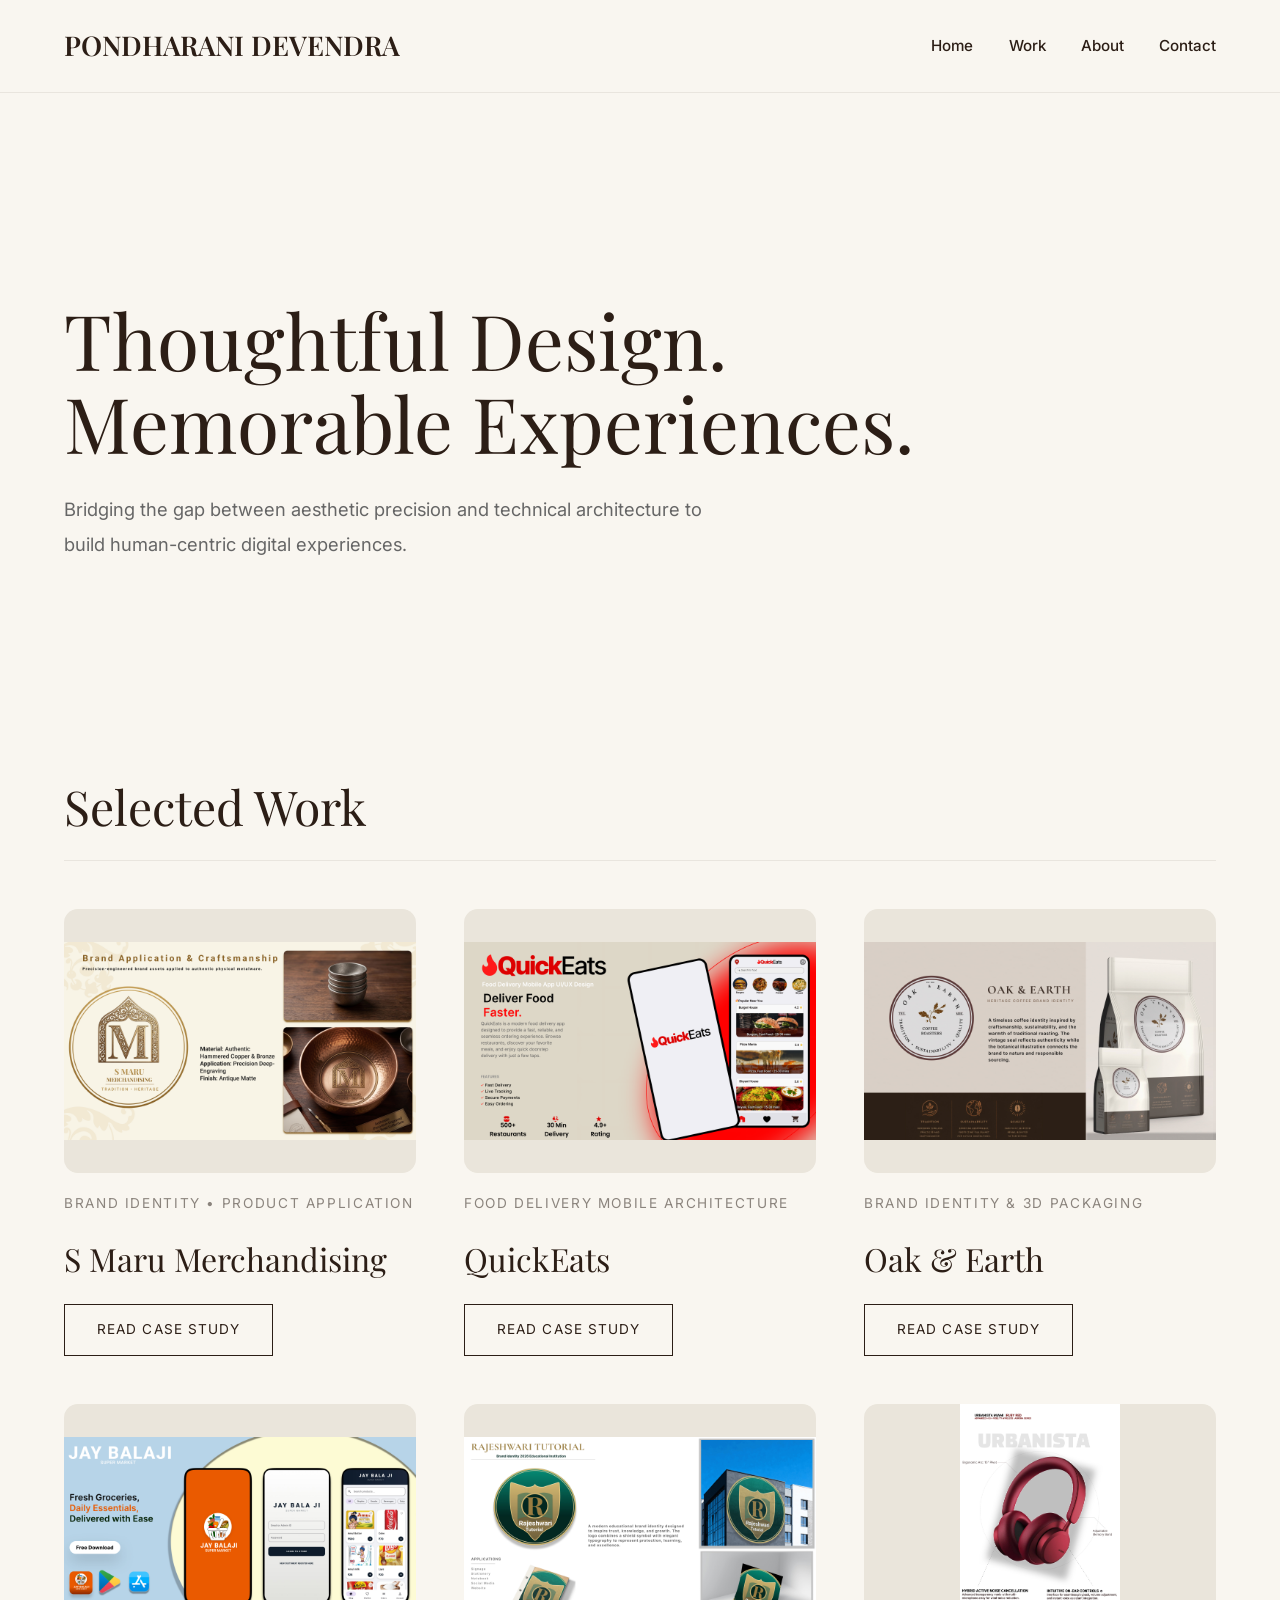
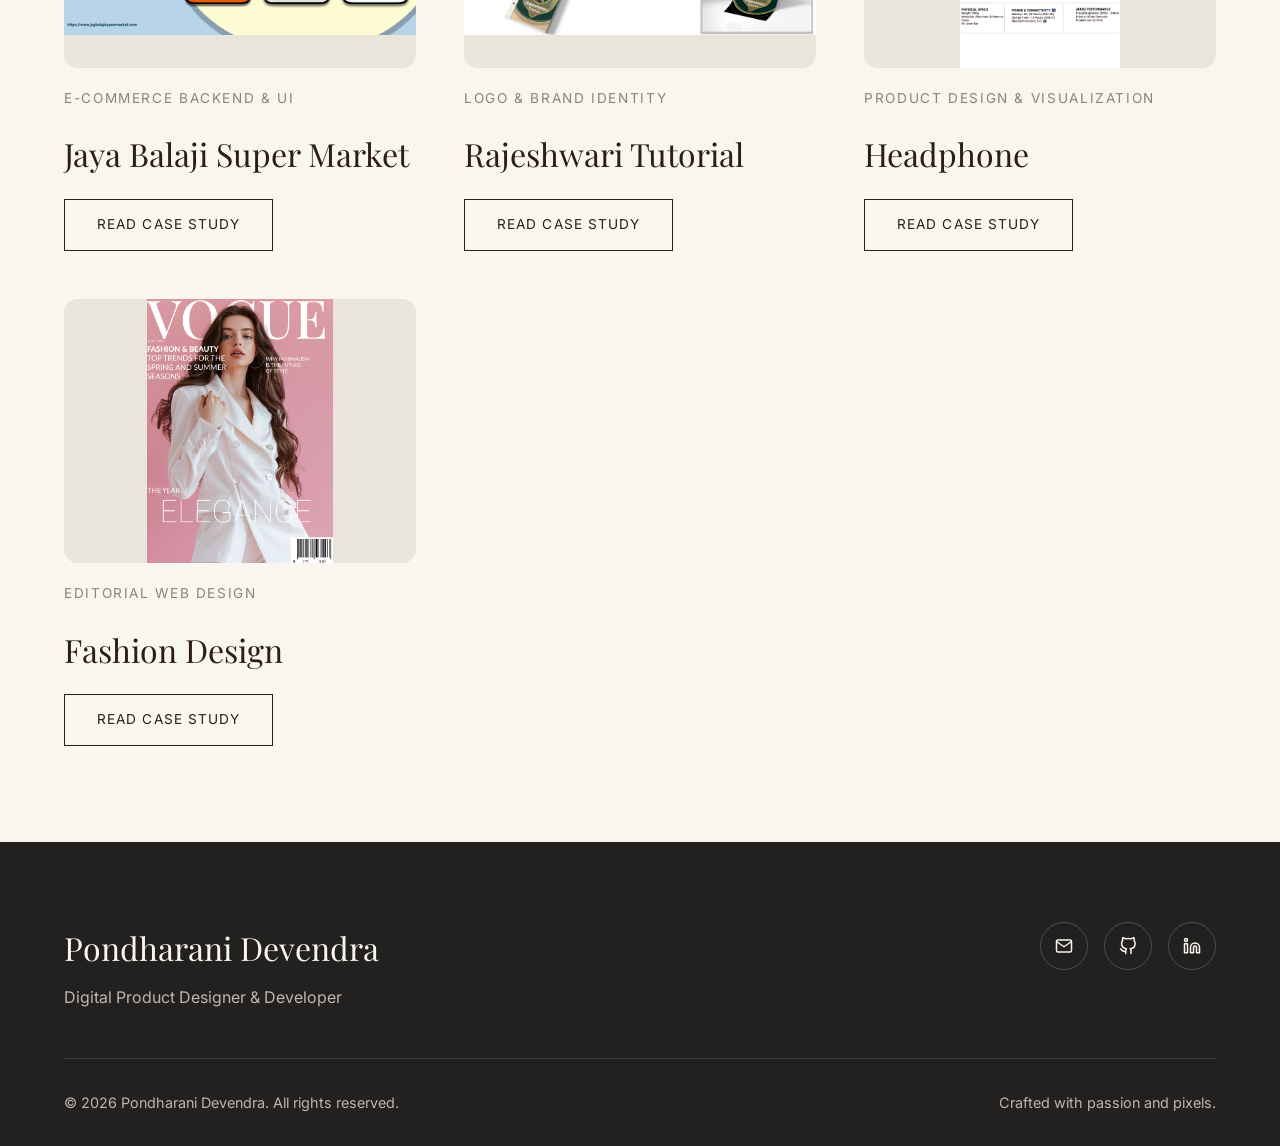
<file: index.html>
<!DOCTYPE html>
<html lang="en">
<head>
    <meta charset="UTF-8">
    <meta name="viewport" content="width=device-width, initial-scale=1.0">
    <title>Digital Product Designer & Developer</title>
    <link rel="preconnect" href="https://fonts.googleapis.com">
    <link rel="preconnect" href="https://fonts.gstatic.com" crossorigin>
    <link href="https://fonts.googleapis.com/css2?family=Inter:wght@300;400;500;600&family=Playfair+Display:wght@400;600;700&display=swap" rel="stylesheet">
    <link rel="stylesheet" href="style.css">
</head>
<body>
    <header>
        <a href="index.html" class="logo">PONDHARANI DEVENDRA</a>
        <nav>
            <ul class="nav-links">
                <li><a href="index.html">Home</a></li>
                <li><a href="index.html#work">Work</a></li>
                <li><a href="about.html">About</a></li>
                <li><a href="contact.html">Contact</a></li>
            </ul>
        </nav>
        <button class="hamburger" aria-label="Toggle Navigation">
            <span class="bar"></span>
            <span class="bar"></span>
            <span class="bar"></span>
        </button>
    </header>

    <main>
        <section class="hero">
            <div class="hero-content">
                <h1>Thoughtful Design.<br> 
                    Memorable Experiences.</h1>
                <p>Bridging the gap between aesthetic precision and technical architecture to build human-centric digital experiences.</p>
            </div>
        </section>

        <section id="work">
            <h2 class="section-title">Selected Work</h2>
            
            <div class="work-grid">
                <article class="card">
                    <div class="card-image-container">
                        <img src="assets/Final.png" alt="S Maru Merchandising">
                    </div>
                    <span class="card-category">Brand Identity • Product Application</span>
                    <h3 class="card-title">S Maru Merchandising</h3>
                    <a href="S_Maru.html" class="btn">Read Case Study</a>
                </article>

                <article class="card">
                    <div class="card-image-container">
                        <img src="assets/quickeats_UI.jpg" alt="QuickEats mockup">
                    </div>
                    <span class="card-category">Food Delivery Mobile Architecture</span>
                    <h3 class="card-title">QuickEats</h3>
                    <a href="quickeats.html" class="btn">Read Case Study</a>
                </article>

                <article class="card">
                    <div class="card-image-container">
                        <img src="assets/coffee log.jpg" alt="Oak & Earth mockup">
                    </div>
                    <span class="card-category">Brand Identity & 3D Packaging</span>
                    <h3 class="card-title">Oak & Earth</h3>
                    <a href="oak-earth.html" class="btn">Read Case Study</a>
                </article>

                <article class="card">
                    <div class="card-image-container">
                        <img src="assets/jaya_balaji.jpg" alt="Jaya Balaji Super Market mockup">
                    </div>
                    <span class="card-category">E-commerce Backend & UI</span>
                    <h3 class="card-title">Jaya Balaji Super Market</h3>
                    <a href="jaya-balaji.html" class="btn">Read Case Study</a>
                </article>

                <article class="card">
                    <div class="card-image-container">
                        <img src="assets/raje_tutorial.jpg" alt="Rajeshwari Tutorial logo">
                    </div>
                    <span class="card-category">Logo & Brand Identity</span>
                    <h3 class="card-title">Rajeshwari Tutorial</h3>
                    <a href="rajeshwari-tutorial.html" class="btn">Read Case Study</a>
                </article>

                <article class="card">
                    <div class="card-image-container">
                        <img src="assets/urbanista_poster_2.jpg" alt="Headphone project mockup">
                    </div>
                    <span class="card-category">Product Design & Visualization</span>
                    <h3 class="card-title">Headphone</h3>
                    <a href="headphone.html" class="btn">Read Case Study</a>
                </article>

                <article class="card">
                    <div class="card-image-container">
                        <img src="assets/vogue_cover_2.jpg" alt="Fashion Design mockup">
                    </div>
                    <span class="card-category">Editorial Web Design</span>
                    <h3 class="card-title">Fashion Design</h3>
                    <a href="fashion-design.html" class="btn">Read Case Study</a>
                </article>
            </div>
        </section>
    </main>

    <footer class="dark-footer">
        <div class="footer-top">
            <div class="footer-brand">
                <h2>Pondharani Devendra</h2>
                <p>Digital Product Designer & Developer</p>
            </div>
            
            <div class="footer-socials">
                <a href="mailto:pondharani.devendra22@gmail.com" class="social-circle">
                    <svg width="18" height="18" viewBox="0 0 24 24" fill="none" stroke="currentColor" stroke-width="2" stroke-linecap="round" stroke-linejoin="round"><path d="M4 4h16c1.1 0 2 .9 2 2v12c0 1.1-.9 2-2 2H4c-1.1 0-2-.9-2-2V6c0-1.1.9-2 2-2z"></path><polyline points="22,6 12,13 2,6"></polyline></svg>
                </a>
                <a href="https://github.com/Dharani-dev22" target="_blank" class="social-circle">
                    <svg width="18" height="18" viewBox="0 0 24 24" fill="none" stroke="currentColor" stroke-width="2" stroke-linecap="round" stroke-linejoin="round"><path d="M9 19c-5 1.5-5-2.5-7-3m14 6v-3.87a3.37 3.37 0 0 0-.94-2.61c3.14-.35 6.44-1.54 6.44-7A5.44 5.44 0 0 0 20 4.77 5.07 5.07 0 0 0 19.91 1S18.73.65 16 2.48a13.38 13.38 0 0 0-7 0C6.27.65 5.09 1 5.09 1A5.07 5.07 0 0 0 5 4.77a5.44 5.44 0 0 0-1.5 3.78c0 5.42 3.3 6.61 6.44 7A3.37 3.37 0 0 0 9 18.13V22"></path></svg>
                </a>
                <a href="https://www.linkedin.com/in/pondharani-devendra-a809b339b/" target="_blank" class="social-circle">
                    <svg width="18" height="18" viewBox="0 0 24 24" fill="none" stroke="currentColor" stroke-width="2" stroke-linecap="round" stroke-linejoin="round"><path d="M16 8a6 6 0 0 1 6 6v7h-4v-7a2 2 0 0 0-2-2 2 2 0 0 0-2 2v7h-4v-7a6 6 0 0 1 6-6z"></path><rect x="2" y="9" width="4" height="12"></rect><circle cx="4" cy="4" r="2"></circle></svg>
                </a>
            </div>
        </div>

        <div class="footer-bottom">
            <p>&copy; 2026 Pondharani Devendra. All rights reserved.</p>
            <p>Crafted with passion and pixels.</p>
        </div>
    </footer>

    <script src="main.js"></script>
</body>
</html>
</file>
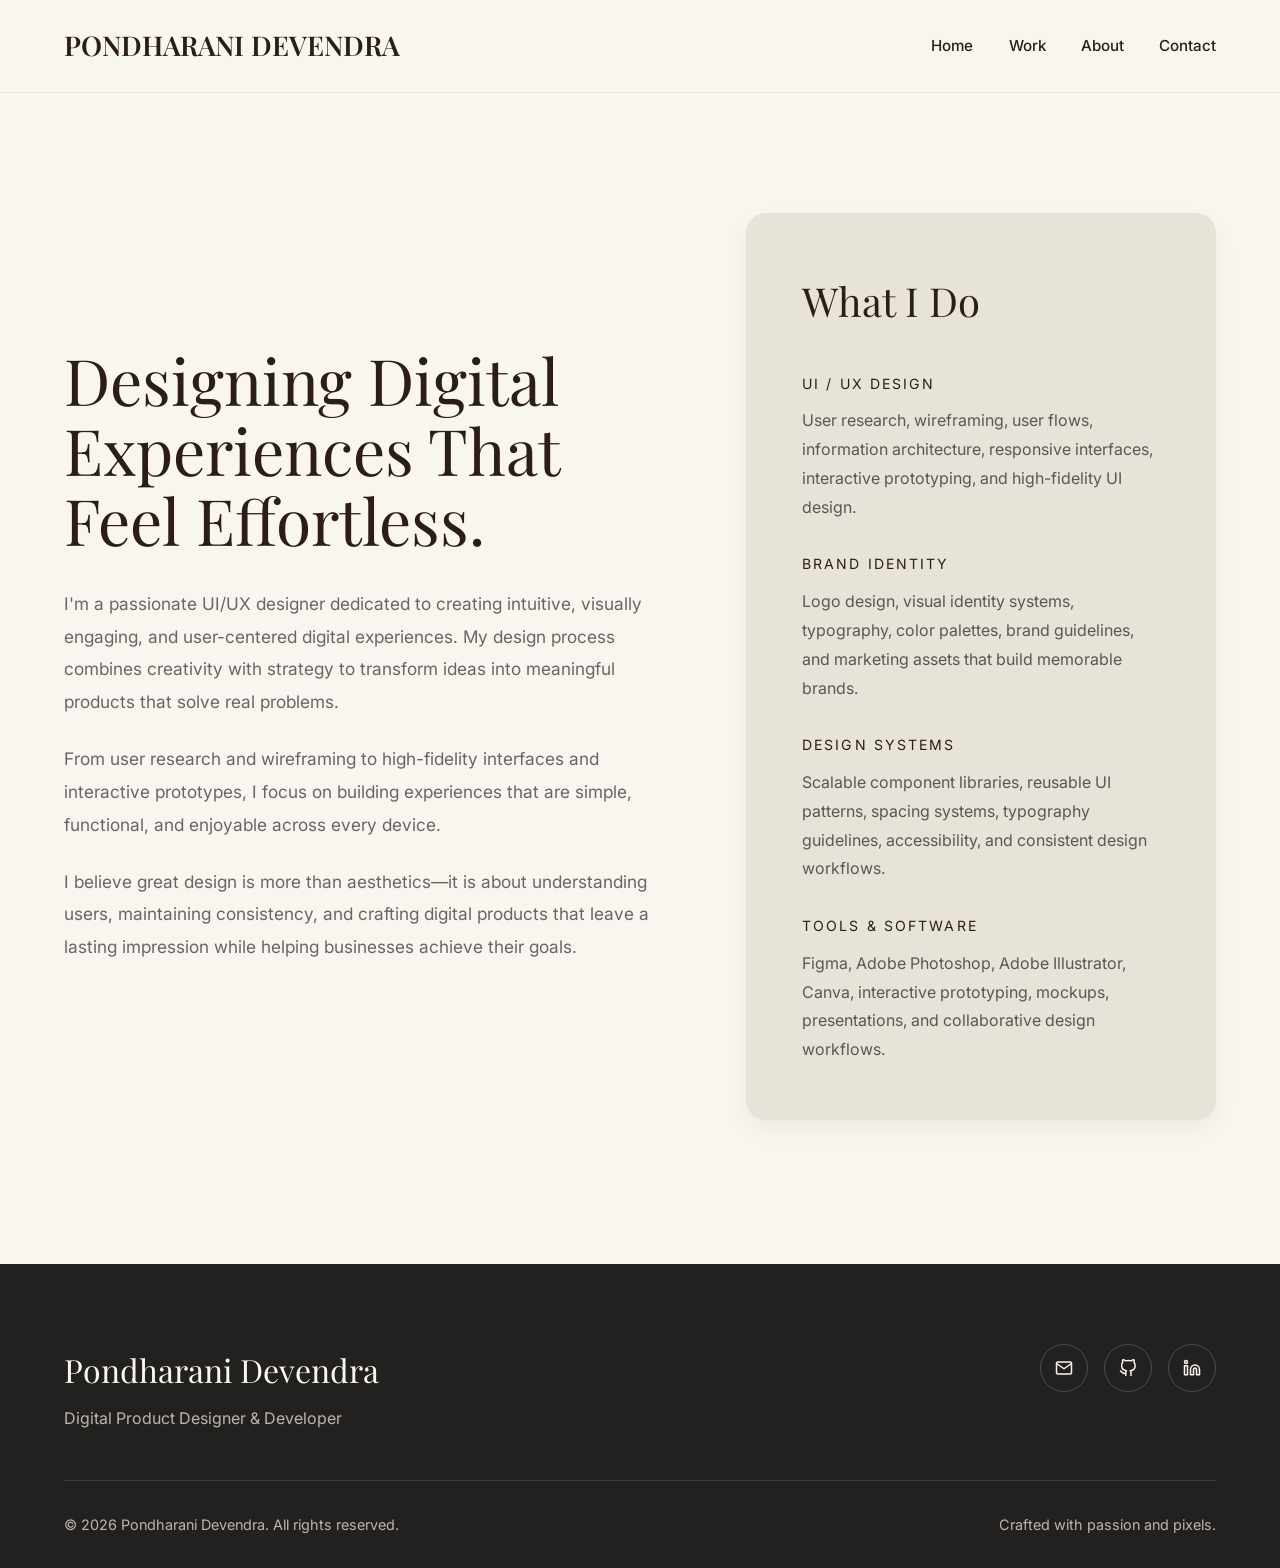
<file: about.html>
<!DOCTYPE html>
<html lang="en">
<head>
    <meta charset="UTF-8">
    <meta name="viewport" content="width=device-width, initial-scale=1.0">
    <title>About - Portfolio</title>

    <link rel="preconnect" href="https://fonts.googleapis.com">
    <link rel="preconnect" href="https://fonts.gstatic.com" crossorigin>

    <link href="https://fonts.googleapis.com/css2?family=Inter:wght@300;400;500;600&family=Playfair+Display:wght@500;600;700&display=swap" rel="stylesheet">

    <link rel="stylesheet" href="style.css">
</head>

<body>

    <nav class="navbar">

        <a href="index.html" class="logo">
            PONDHARANI DEVENDRA
        </a>

        <ul class="nav-links">
            <li><a href="index.html">Home</a></li>
            <li><a href="index.html#work">Work</a></li>
            <li><a href="about.html">About</a></li>
            <li><a href="contact.html">Contact</a></li>
        </ul>

        <button class="hamburger">
            <span class="bar"></span>
            <span class="bar"></span>
            <span class="bar"></span>
        </button>

    </nav>

    <main class="split-layout">

        <!-- LEFT SIDE -->

        <section class="split-text">

            <h1>
                Designing Digital Experiences That Feel Effortless.
            </h1>

            <p>
                I'm a passionate UI/UX designer dedicated to creating intuitive,
                visually engaging, and user-centered digital experiences. My
                design process combines creativity with strategy to transform
                ideas into meaningful products that solve real problems.
            </p>

            <p>
                From user research and wireframing to high-fidelity interfaces
                and interactive prototypes, I focus on building experiences
                that are simple, functional, and enjoyable across every device.
            </p>

            <p>
                I believe great design is more than aesthetics—it is about
                understanding users, maintaining consistency, and crafting
                digital products that leave a lasting impression while helping
                businesses achieve their goals.
            </p>

        </section>

        <!-- RIGHT SIDE -->

        <aside class="expertise-section">

            <h2>What I Do</h2>

            <section>

                <h3>UI / UX Design</h3>

                <p>
                    User research, wireframing, user flows, information
                    architecture, responsive interfaces, interactive
                    prototyping, and high-fidelity UI design.
                </p>

            </section>

            <section>

                <h3>Brand Identity</h3>

                <p>
                    Logo design, visual identity systems, typography,
                    color palettes, brand guidelines, and marketing
                    assets that build memorable brands.
                </p>

            </section>

            <section>

                <h3>Design Systems</h3>

                <p>
                    Scalable component libraries, reusable UI patterns,
                    spacing systems, typography guidelines, accessibility,
                    and consistent design workflows.
                </p>

            </section>

            <section>

                <h3>Tools & Software</h3>

                <p>
                    Figma, Adobe Photoshop, Adobe Illustrator,
                    Canva, interactive prototyping, mockups,
                    presentations, and collaborative design workflows.
                </p>

            </section>

        </aside>

    </main>

    <footer class="dark-footer">

        <div class="footer-top">

            <div class="footer-brand">
                <h2>Pondharani Devendra</h2>
                <p>Digital Product Designer & Developer</p>
            </div>

            <div class="footer-socials">

                <a href="mailto:pondharani.devendra22@gmail.com" class="social-circle">

                    <svg width="18" height="18" viewBox="0 0 24 24" fill="none"
                        stroke="currentColor" stroke-width="2"
                        stroke-linecap="round" stroke-linejoin="round">

                        <path d="M4 4h16c1.1 0 2 .9 2 2v12c0 1.1-.9 2-2 2H4c-1.1 0-2-.9-2-2V6c0-1.1.9-2 2-2z"></path>
                        <polyline points="22,6 12,13 2,6"></polyline>

                    </svg>

                </a>

                <a href="https://github.com/Dharani-dev22" target="_blank" class="social-circle">

                    <svg width="18" height="18" viewBox="0 0 24 24" fill="none"
                        stroke="currentColor" stroke-width="2"
                        stroke-linecap="round" stroke-linejoin="round">

                        <path d="M9 19c-5 1.5-5-2.5-7-3m14 6v-3.87a3.37 3.37 0 0 0-.94-2.61c3.14-.35 6.44-1.54 6.44-7A5.44 5.44 0 0 0 20 4.77 5.07 5.07 0 0 0 19.91 1S18.73.65 16 2.48a13.38 13.38 0 0 0-7 0C6.27.65 5.09 1 5.09 1A5.07 5.07 0 0 0 5 4.77a5.44 5.44 0 0 0-1.5 3.78c0 5.42 3.3 6.61 6.44 7A3.37 3.37 0 0 0 9 18.13V22"></path>

                    </svg>

                </a>

                <a href="https://www.linkedin.com/in/pondharani-devendra-a809b339b/" target="_blank" class="social-circle">

                    <svg width="18" height="18" viewBox="0 0 24 24" fill="none"
                        stroke="currentColor" stroke-width="2"
                        stroke-linecap="round" stroke-linejoin="round">

                        <path d="M16 8a6 6 0 0 1 6 6v7h-4v-7a2 2 0 0 0-2-2 2 2 0 0 0-2 2v7h-4v-7a6 6 0 0 1 6-6z"></path>
                        <rect x="2" y="9" width="4" height="12"></rect>
                        <circle cx="4" cy="4" r="2"></circle>

                    </svg>

                </a>

            </div>

        </div>

        <div class="footer-bottom">
            <p>&copy; 2026 Pondharani Devendra. All rights reserved.</p>
            <p>Crafted with passion and pixels.</p>
        </div>

    </footer>

    <div id="lightbox" class="lightbox">
        <span class="close-btn">&times;</span>
        <img class="lightbox-content" id="lightbox-img">
    </div>

    <script src="main.js"></script>

</body>
</html>
</file>
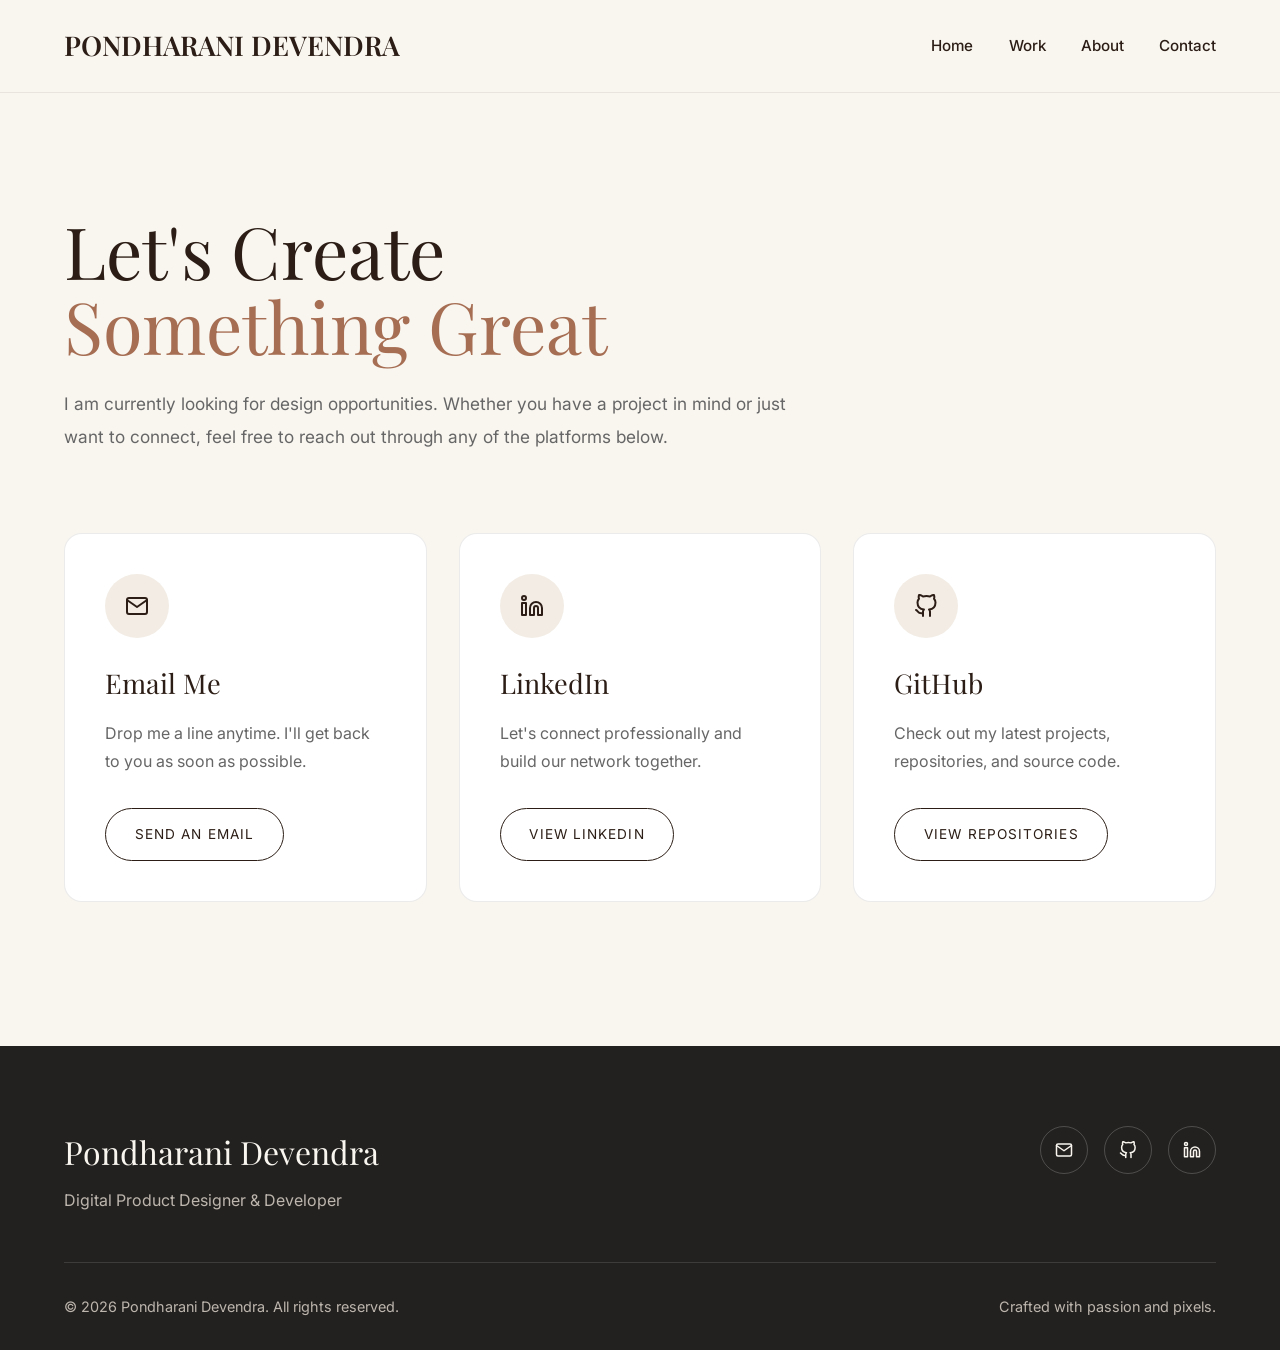
<file: contact.html>
<!DOCTYPE html>
<html lang="en">
<head>
    <meta charset="UTF-8">
    <meta name="viewport" content="width=device-width, initial-scale=1.0">
    <title>Contact - Portfolio</title>
    <link rel="preconnect" href="https://fonts.googleapis.com">
    <link rel="preconnect" href="https://fonts.gstatic.com" crossorigin>
    <link href="https://fonts.googleapis.com/css2?family=Inter:wght@300;400;600&family=Playfair+Display:wght@400;600;700&display=swap" rel="stylesheet">
    <link rel="stylesheet" href="style.css">
</head>
<body>
    <header>
        <a href="index.html" class="logo">PONDHARANI DEVENDRA</a>
        <nav>
            <ul>
                <li><a href="index.html">Home</a></li>
                <li><a href="index.html#work">Work</a></li>
                <li><a href="about.html">About</a></li>
                <li><a href="contact.html">Contact</a></li>
            </ul>
        </nav>
        <button class="hamburger">
            <span></span>
            <span></span>
            <span></span>
        </button>
    </header>

    <main class="contact-section">
        <div class="contact-header">
            <h1>Let's Create<br><span class="accent-text">Something Great</span></h1>
            <p>I am currently looking for design opportunities. Whether you have a project in mind or just want to connect, feel free to reach out through any of the platforms below.</p>
        </div>

        <div class="contact-cards">
            <div class="card-item">
                <div class="icon-wrapper">
                    <svg width="24" height="24" viewBox="0 0 24 24" fill="none" stroke="currentColor" stroke-width="2" stroke-linecap="round" stroke-linejoin="round">
                        <path d="M4 4h16c1.1 0 2 .9 2 2v12c0 1.1-.9 2-2 2H4c-1.1 0-2-.9-2-2V6c0-1.1.9-2 2-2z"></path>
                        <polyline points="22,6 12,13 2,6"></polyline>
                    </svg>
                </div>
                <h3>Email Me</h3>
                <p>Drop me a line anytime. I'll get back to you as soon as possible.</p>
                <a href="mailto:pondharani.devendra22@gmail.com" class="btn-pill">Send an Email</a>
            </div>

            <div class="card-item">
                <div class="icon-wrapper">
                
                    <svg width="24" height="24" viewBox="0 0 24 24" fill="none" stroke="currentColor" stroke-width="2" stroke-linecap="round" stroke-linejoin="round">
                        <path d="M16 8a6 6 0 0 1 6 6v7h-4v-7a2 2 0 0 0-2-2 2 2 0 0 0-2 2v7h-4v-7a6 6 0 0 1 6-6z"></path>
                        <rect x="2" y="9" width="4" height="12"></rect>
                        <circle cx="4" cy="4" r="2"></circle>
                    </svg>
                </div>
                <h3>LinkedIn</h3>
                <p>Let's connect professionally and build our network together.</p>
                <a href="https://www.linkedin.com/in/pondharani-devendra-a809b339b/" target="_blank" class="btn-pill"> View LinkedIn</a>
            </div>

            <div class="card-item">
                <div class="icon-wrapper">
                    <svg width="24" height="24" viewBox="0 0 24 24" fill="none" stroke="currentColor" stroke-width="2" stroke-linecap="round" stroke-linejoin="round">
                        <path d="M9 19c-5 1.5-5-2.5-7-3m14 6v-3.87a3.37 3.37 0 0 0-.94-2.61c3.14-.35 6.44-1.54 6.44-7A5.44 5.44 0 0 0 20 4.77 5.07 5.07 0 0 0 19.91 1S18.73.65 16 2.48a13.38 13.38 0 0 0-7 0C6.27.65 5.09 1 5.09 1A5.07 5.07 0 0 0 5 4.77a5.44 5.44 0 0 0-1.5 3.78c0 5.42 3.3 6.61 6.44 7A3.37 3.37 0 0 0 9 18.13V22"></path>
                    </svg>
                </div>
                <h3>GitHub</h3>
                <p>Check out my latest projects, repositories, and source code.</p>
                <a href="https://github.com/Dharani-dev22" target="_blank" class="btn-pill">View Repositories</a>
            </div>
        </div>
    </main>

     <footer class="dark-footer">
        <div class="footer-top">
            <div class="footer-brand">
                <h2>Pondharani Devendra</h2>
                <p>Digital Product Designer & Developer</p>
            </div>
            <div class="footer-socials">
                <a href="mailto:pondharani.devendra22@gmail.com" class="social-circle">
                    <svg width="18" height="18" viewBox="0 0 24 24" fill="none" stroke="currentColor" stroke-width="2" stroke-linecap="round" stroke-linejoin="round"><path d="M4 4h16c1.1 0 2 .9 2 2v12c0 1.1-.9 2-2 2H4c-1.1 0-2-.9-2-2V6c0-1.1.9-2 2-2z"></path><polyline points="22,6 12,13 2,6"></polyline></svg>
                </a>
                <a href="https://github.com/Dharani-dev22" target="_blank" class="social-circle">
                    <svg width="18" height="18" viewBox="0 0 24 24" fill="none" stroke="currentColor" stroke-width="2" stroke-linecap="round" stroke-linejoin="round"><path d="M9 19c-5 1.5-5-2.5-7-3m14 6v-3.87a3.37 3.37 0 0 0-.94-2.61c3.14-.35 6.44-1.54 6.44-7A5.44 5.44 0 0 0 20 4.77 5.07 5.07 0 0 0 19.91 1S18.73.65 16 2.48a13.38 13.38 0 0 0-7 0C6.27.65 5.09 1 5.09 1A5.07 5.07 0 0 0 5 4.77a5.44 5.44 0 0 0-1.5 3.78c0 5.42 3.3 6.61 6.44 7A3.37 3.37 0 0 0 9 18.13V22"></path></svg>
                </a>
                <a href="https://www.linkedin.com/in/pondharani-devendra-a809b339b/" target="_blank" class="social-circle">
                    <svg width="18" height="18" viewBox="0 0 24 24" fill="none" stroke="currentColor" stroke-width="2" stroke-linecap="round" stroke-linejoin="round"><path d="M16 8a6 6 0 0 1 6 6v7h-4v-7a2 2 0 0 0-2-2 2 2 0 0 0-2 2v7h-4v-7a6 6 0 0 1 6-6z"></path><rect x="2" y="9" width="4" height="12"></rect><circle cx="4" cy="4" r="2"></circle></svg>
                </a>
            </div>
        </div>
        <div class="footer-bottom">
            <p>&copy; 2026 Pondharani Devendra. All rights reserved.</p>
            <p>Crafted with passion and pixels.</p>
        </div>
    </footer>

    <div id="lightbox" class="lightbox">
        <span class="close-btn">&times;</span>
        <img class="lightbox-content" id="lightbox-img">
    </div>

    <script src="main.js"></script>
</body>
</html>
</file>
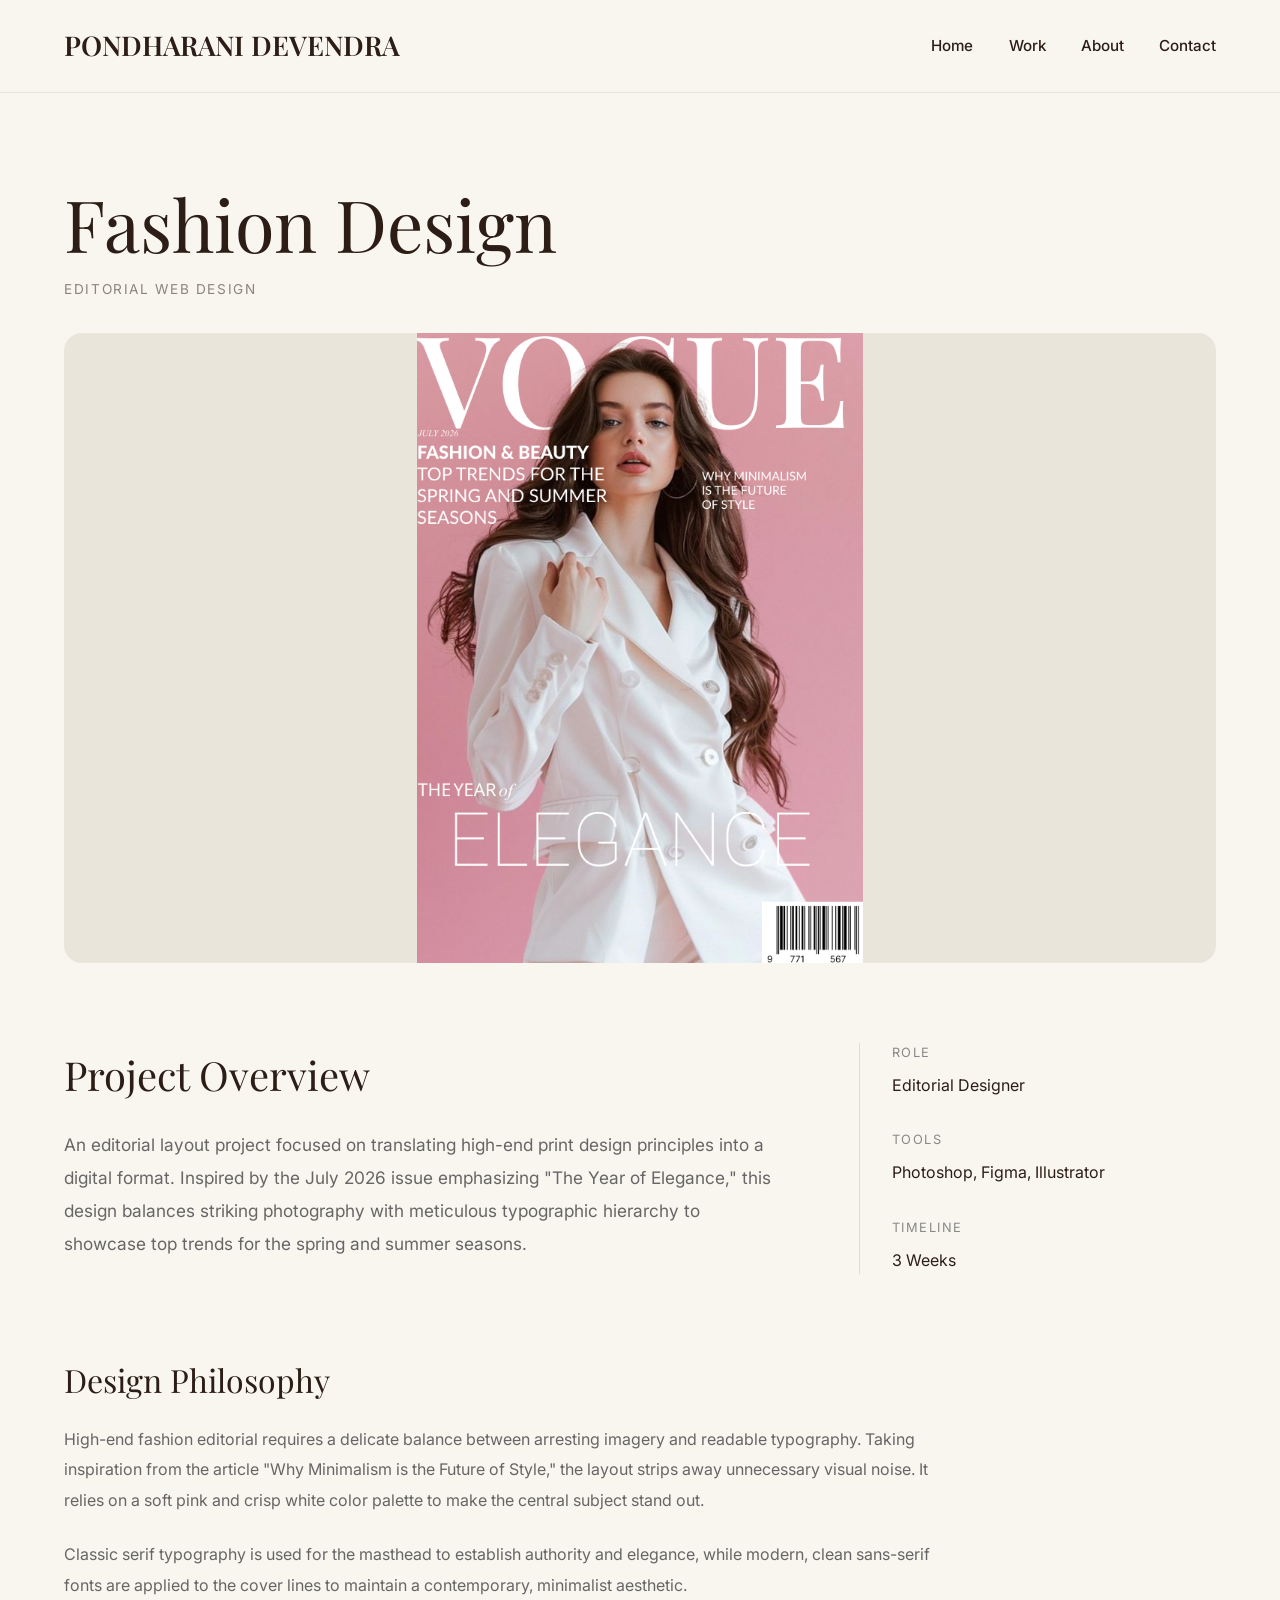
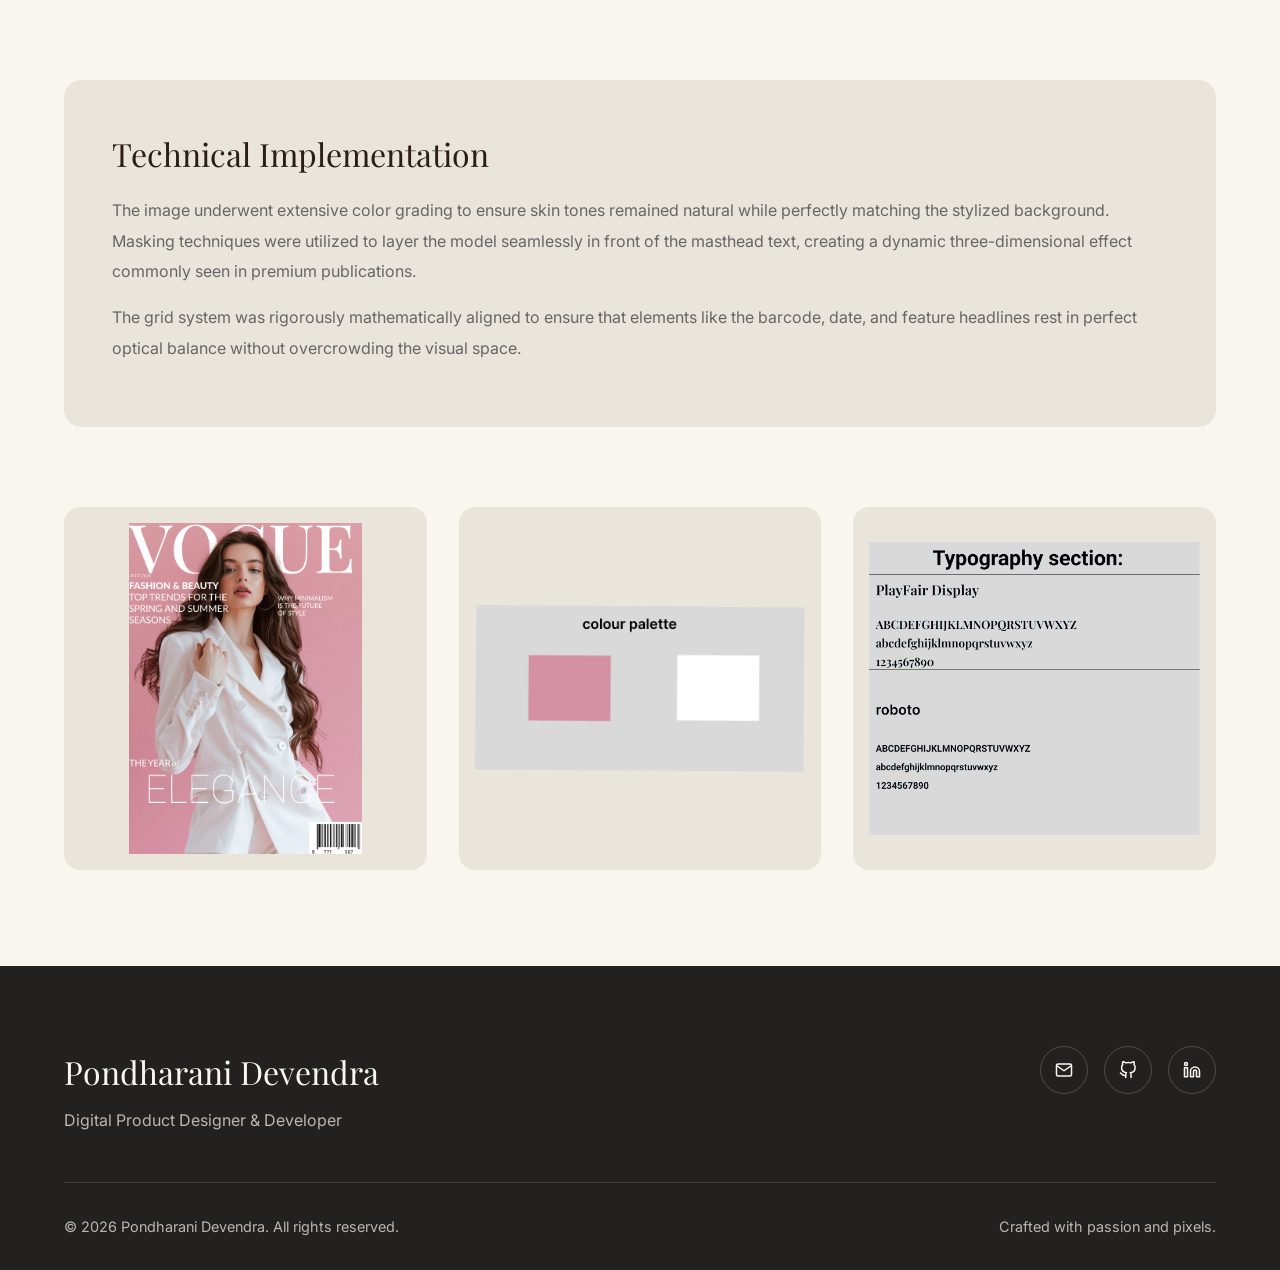
<file: fashion-design.html>
<!DOCTYPE html>
<html lang="en">
<head>
    <meta charset="UTF-8">
    <meta name="viewport" content="width=device-width, initial-scale=1.0">
    <title>Fashion Design - Portfolio</title>
    <link rel="preconnect" href="https://fonts.googleapis.com">
    <link rel="preconnect" href="https://fonts.gstatic.com" crossorigin>
    <link href="https://fonts.googleapis.com/css2?family=Inter:wght@300;400;600&family=Playfair+Display:wght@400;600;700&display=swap" rel="stylesheet">
    <link rel="stylesheet" href="style.css">
</head>
<body>
    <header>
        <a href="index.html" class="logo">PONDHARANI DEVENDRA</a>
        <nav>
            <ul class="nav-links">
                <li><a href="index.html">Home</a></li>
                <li><a href="index.html#work">Work</a></li>
                <li><a href="about.html">About</a></li>
                <li><a href="contact.html">Contact</a></li>
            </ul>
        </nav>
        <button class="hamburger" aria-label="Toggle Navigation">
            <span class="bar"></span>
            <span class="bar"></span>
            <span class="bar"></span>
        </button>
    </header>

    <main>
        <div class="case-header">
            <h1>Fashion Design</h1>
            <p class="tag">Editorial Web Design</p>
        </div>

        <div class="editorial-hero">
            <img src="assets/vogue_cover_2.jpg" alt="Vogue Magazine Editorial Cover">
        </div>

        <section class="split-overview">
            <div class="overview-context">
                <h2>Project Overview</h2>
                <p>An editorial layout project focused on translating high-end print design principles into a digital format. Inspired by the July 2026 issue emphasizing "The Year of Elegance," this design balances striking photography with meticulous typographic hierarchy to showcase top trends for the spring and summer seasons.</p>
            </div>
            <div class="overview-details">
                <div class="detail-block">
                    <h4>Role</h4>
                    <p>Editorial Designer</p>
                </div>
                <div class="detail-block">
                    <h4>Tools</h4>
                    <p>Photoshop, Figma, Illustrator</p>
                </div>
                <div class="detail-block">
                    <h4>Timeline</h4>
                    <p>3 Weeks</p>
                </div>
            </div>
        </section>

        <section class="text-section">
            <h3>Design Philosophy</h3>
            <p>High-end fashion editorial requires a delicate balance between arresting imagery and readable typography. Taking inspiration from the article "Why Minimalism is the Future of Style," the layout strips away unnecessary visual noise. It relies on a soft pink and crisp white color palette to make the central subject stand out.</p>
            <p>Classic serif typography is used for the masthead to establish authority and elegance, while modern, clean sans-serif fonts are applied to the cover lines to maintain a contemporary, minimalist aesthetic.</p>
        </section>

        <section class="technical-section">
            <h3>Technical Implementation</h3>
            <p>The image underwent extensive color grading to ensure skin tones remained natural while perfectly matching the stylized background. Masking techniques were utilized to layer the model seamlessly in front of the masthead text, creating a dynamic three-dimensional effect commonly seen in premium publications.</p>
            <p>The grid system was rigorously mathematically aligned to ensure that elements like the barcode, date, and feature headlines rest in perfect optical balance without overcrowding the visual space.</p>
        </section>

        <section class="process-grid">
            <div class="process-item">
                <img src="assets/vogue_cover_2.jpg" alt="Typography Scale">
            </div>
            <div class="process-item">
                <img src="assets/Fashion_colour_palette.png" alt="Color Grading">
            </div>
            <div class="process-item">
                <img src="assets/Fashion_typo.png" alt="Grid Alignment">
            </div>
        </section>
    </main>

     <footer class="dark-footer">
        <div class="footer-top">
            <div class="footer-brand">
                <h2>Pondharani Devendra</h2>
                <p>Digital Product Designer & Developer</p>
            </div>
            <div class="footer-socials">
                <a href="mailto:pondharani.devendra22@gmail.com" class="social-circle">
                    <svg width="18" height="18" viewBox="0 0 24 24" fill="none" stroke="currentColor" stroke-width="2" stroke-linecap="round" stroke-linejoin="round"><path d="M4 4h16c1.1 0 2 .9 2 2v12c0 1.1-.9 2-2 2H4c-1.1 0-2-.9-2-2V6c0-1.1.9-2 2-2z"></path><polyline points="22,6 12,13 2,6"></polyline></svg>
                </a>
                <a href="https://github.com/Dharani-dev22" target="_blank" class="social-circle">
                    <svg width="18" height="18" viewBox="0 0 24 24" fill="none" stroke="currentColor" stroke-width="2" stroke-linecap="round" stroke-linejoin="round"><path d="M9 19c-5 1.5-5-2.5-7-3m14 6v-3.87a3.37 3.37 0 0 0-.94-2.61c3.14-.35 6.44-1.54 6.44-7A5.44 5.44 0 0 0 20 4.77 5.07 5.07 0 0 0 19.91 1S18.73.65 16 2.48a13.38 13.38 0 0 0-7 0C6.27.65 5.09 1 5.09 1A5.07 5.07 0 0 0 5 4.77a5.44 5.44 0 0 0-1.5 3.78c0 5.42 3.3 6.61 6.44 7A3.37 3.37 0 0 0 9 18.13V22"></path></svg>
                </a>
                <a href="https://www.linkedin.com/in/pondharani-devendra-a809b339b/" target="_blank" class="social-circle">
                    <svg width="18" height="18" viewBox="0 0 24 24" fill="none" stroke="currentColor" stroke-width="2" stroke-linecap="round" stroke-linejoin="round"><path d="M16 8a6 6 0 0 1 6 6v7h-4v-7a2 2 0 0 0-2-2 2 2 0 0 0-2 2v7h-4v-7a6 6 0 0 1 6-6z"></path><rect x="2" y="9" width="4" height="12"></rect><circle cx="4" cy="4" r="2"></circle></svg>
                </a>
            </div>
        </div>
        <div class="footer-bottom">
            <p>&copy; 2026 Pondharani Devendra. All rights reserved.</p>
            <p>Crafted with passion and pixels.</p>
        </div>
    </footer>

    <div id="lightbox" class="lightbox">
        <span class="close-btn">&times;</span>
        <img class="lightbox-content" id="lightbox-img">
    </div>

    <script src="main.js"></script>
</body>
</html>
</file>
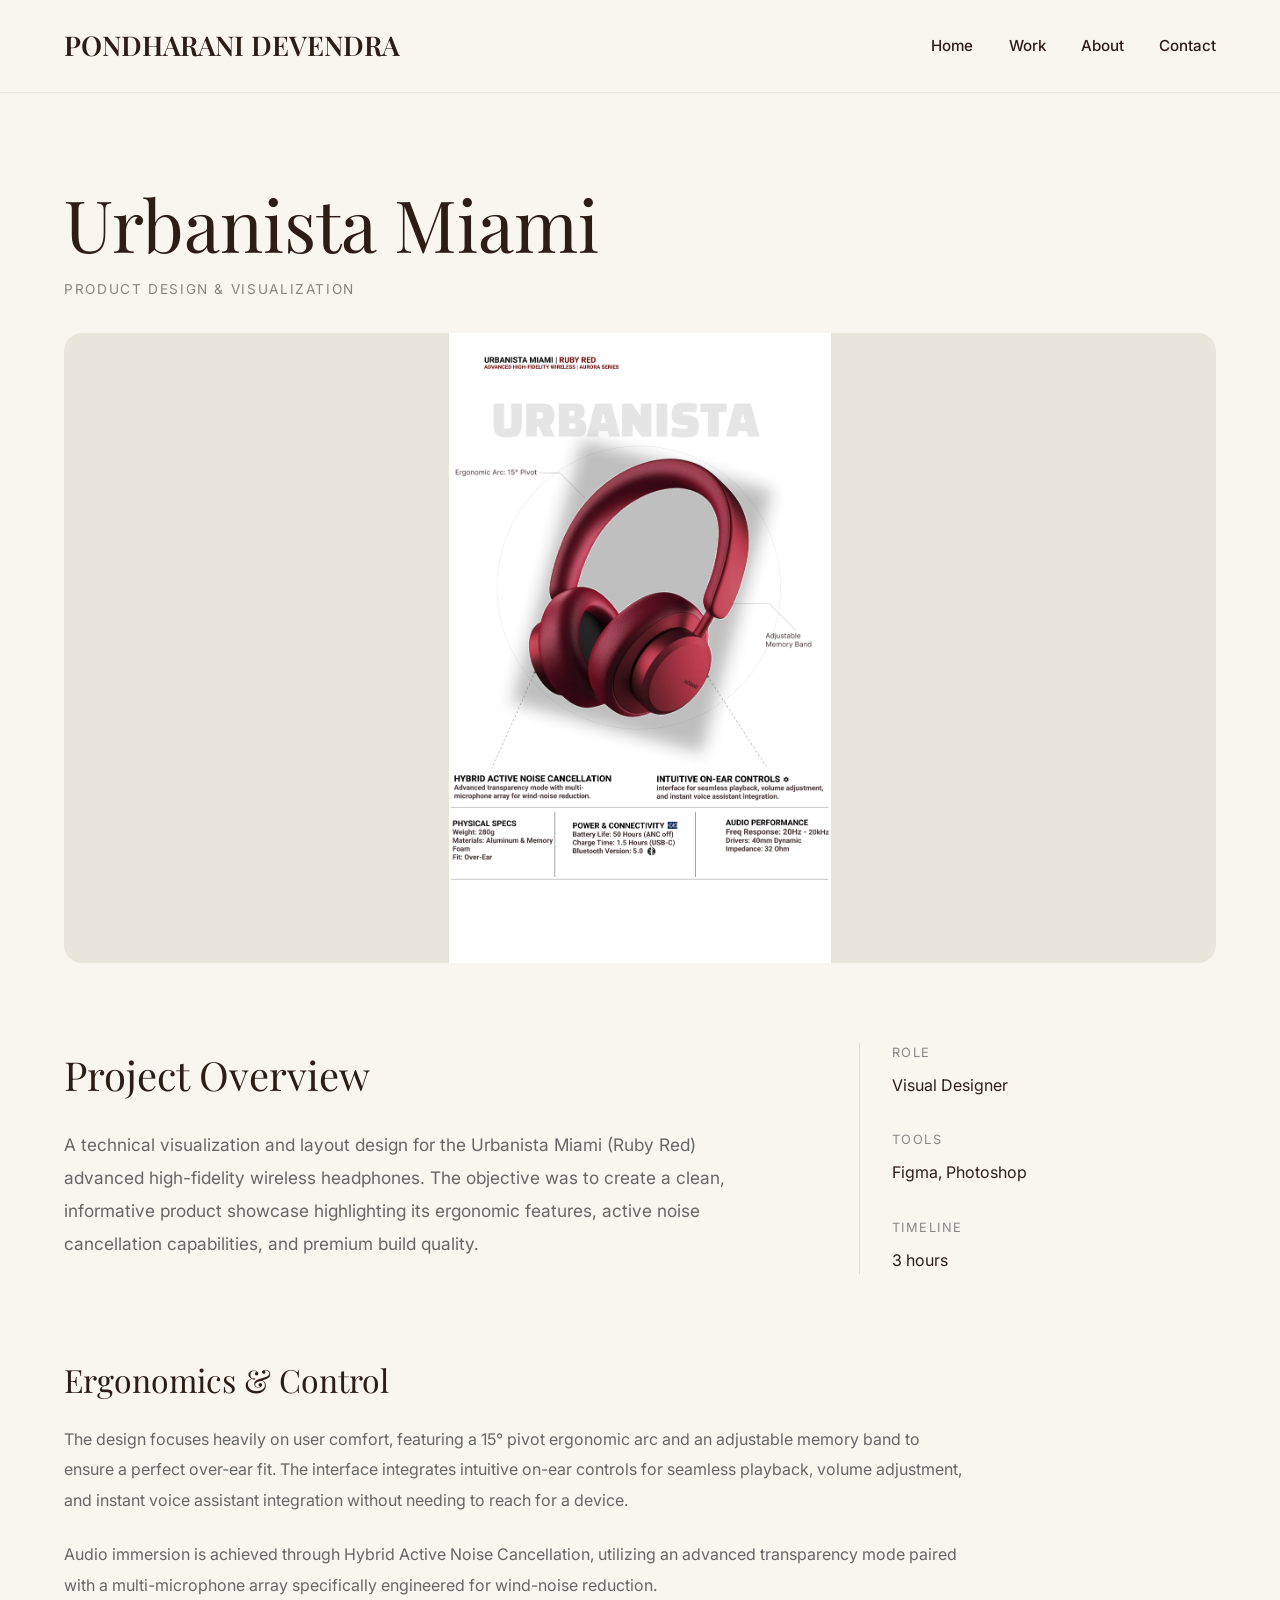
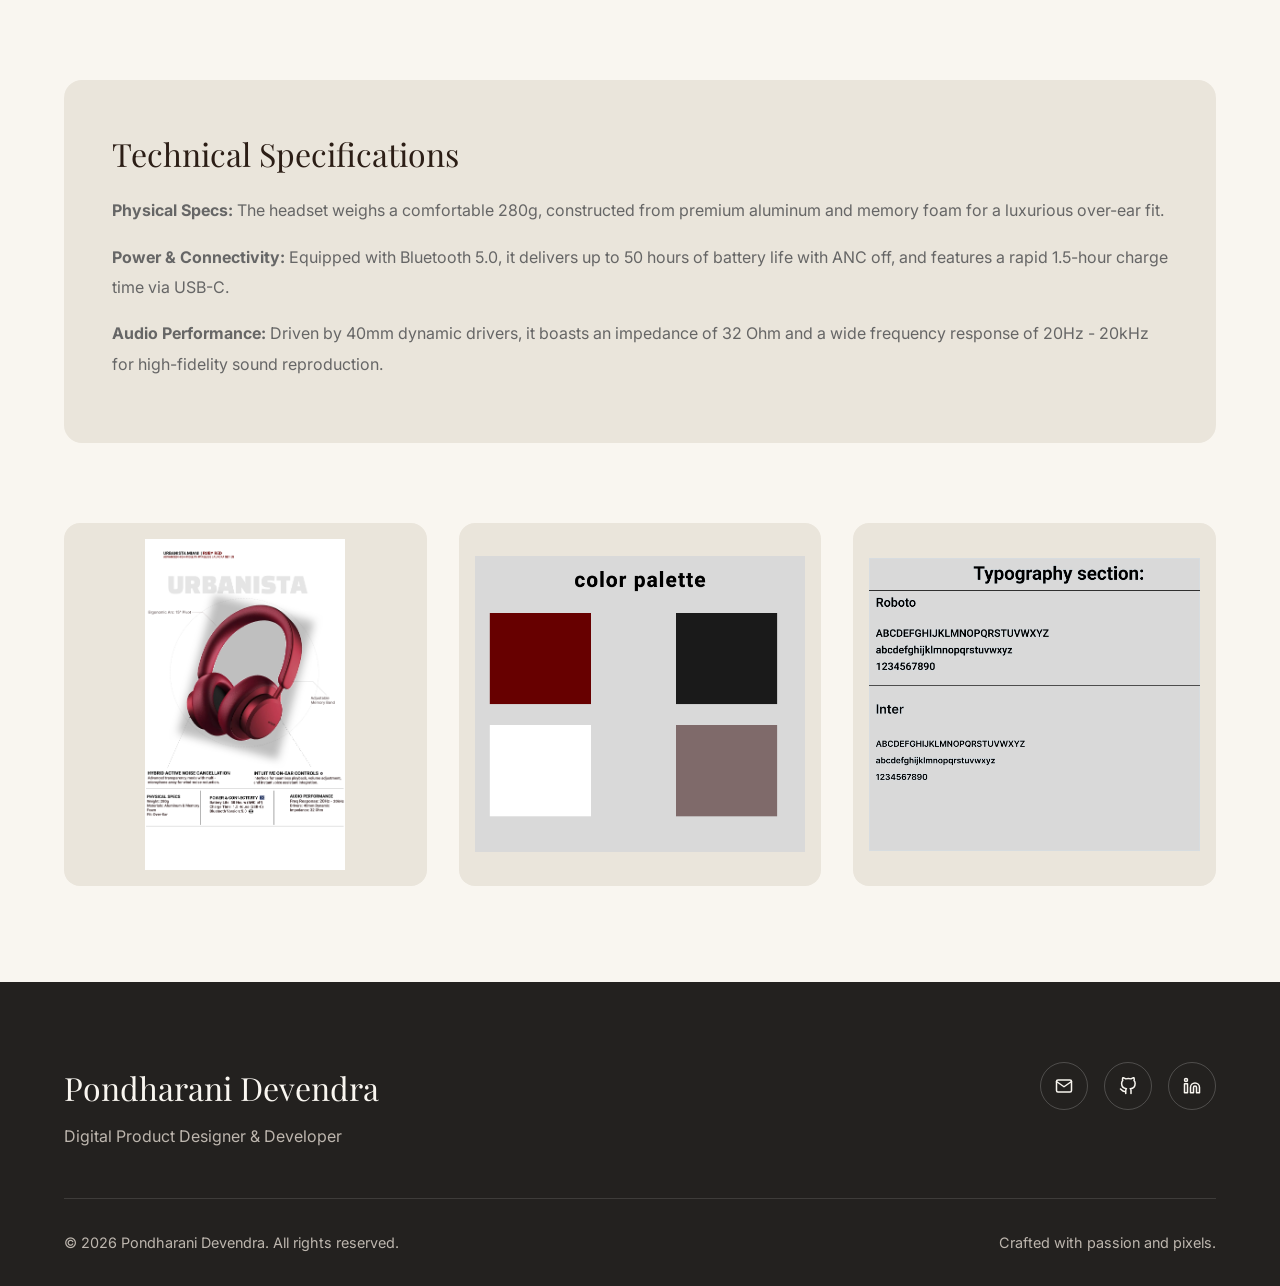
<file: headphone.html>
<!DOCTYPE html>
<html lang="en">
<head>
    <meta charset="UTF-8">
    <meta name="viewport" content="width=device-width, initial-scale=1.0">
    <title>Urbanista Miami - Portfolio</title>
    <link rel="preconnect" href="https://fonts.googleapis.com">
    <link rel="preconnect" href="https://fonts.gstatic.com" crossorigin>
    <link href="https://fonts.googleapis.com/css2?family=Inter:wght@300;400;500;600&family=Playfair+Display:wght@400;600;700&display=swap" rel="stylesheet">
    <link rel="stylesheet" href="style.css">
</head>
<body>
    <header>
        <a href="index.html" class="logo">PONDHARANI DEVENDRA</a>
        <nav>
            <ul class="nav-links">
                <li><a href="index.html">Home</a></li>
                <li><a href="index.html#work">Work</a></li>
                <li><a href="about.html">About</a></li>
                <li><a href="contact.html">Contact</a></li>
            </ul>
        </nav>
        <button class="hamburger" aria-label="Toggle Navigation">
            <span class="bar"></span>
            <span class="bar"></span>
            <span class="bar"></span>
        </button>
    </header>

    <main>
        <div class="case-header">
            <h1>Urbanista Miami</h1>
            <p class="tag">Product Design & Visualization</p>
        </div>

        <div class="editorial-hero">
            <img src="assets/urbanista_poster_2.jpg" alt="Urbanista Miami Ruby Red Headphones">
        </div>

        <section class="split-overview">
            <div class="overview-context">
                <h2>Project Overview</h2>
                <p>A technical visualization and layout design for the Urbanista Miami (Ruby Red) advanced high-fidelity wireless headphones. The objective was to create a clean, informative product showcase highlighting its ergonomic features, active noise cancellation capabilities, and premium build quality.</p>
            </div>
            <div class="overview-details">
                <div class="detail-block">
                    <h4>Role</h4>
                    <p>Visual Designer</p>
                </div>
                <div class="detail-block">
                    <h4>Tools</h4>
                    <p>Figma, Photoshop</p>
                </div>
                <div class="detail-block">
                    <h4>Timeline</h4>
                    <p>3 hours</p>
                </div>
            </div>
        </section>

        <section class="text-section">
            <h3>Ergonomics & Control</h3>
            <p>The design focuses heavily on user comfort, featuring a 15° pivot ergonomic arc and an adjustable memory band to ensure a perfect over-ear fit. The interface integrates intuitive on-ear controls for seamless playback, volume adjustment, and instant voice assistant integration without needing to reach for a device.</p>
            <p>Audio immersion is achieved through Hybrid Active Noise Cancellation, utilizing an advanced transparency mode paired with a multi-microphone array specifically engineered for wind-noise reduction.</p>
        </section>

        <section class="technical-section">
            <h3>Technical Specifications</h3>
            <p><strong>Physical Specs:</strong> The headset weighs a comfortable 280g, constructed from premium aluminum and memory foam for a luxurious over-ear fit.</p>
            <p><strong>Power & Connectivity:</strong> Equipped with Bluetooth 5.0, it delivers up to 50 hours of battery life with ANC off, and features a rapid 1.5-hour charge time via USB-C.</p>
            <p><strong>Audio Performance:</strong> Driven by 40mm dynamic drivers, it boasts an impedance of 32 Ohm and a wide frequency response of 20Hz - 20kHz for high-fidelity sound reproduction.</p>
        </section>

        <section class="process-grid">
            <div class="process-item">
                <img src="assets/urbanista_poster_2.jpg" alt="Detail View 1">
            </div>
            <div class="process-item">
                <img src="assets/headphone_colour_palette.jpg" alt="Detail View 2">
            </div>
            <div class="process-item">
                <img src="assets/headphone_typo.jpg" alt="Detail View 3">
            </div>
        </section>
    </main>

     <footer class="dark-footer">
        <div class="footer-top">
            <div class="footer-brand">
                <h2>Pondharani Devendra</h2>
                <p>Digital Product Designer & Developer</p>
            </div>
            <div class="footer-socials">
                <a href="mailto:pondharani.devendra22@gmail.com" class="social-circle">
                    <svg width="18" height="18" viewBox="0 0 24 24" fill="none" stroke="currentColor" stroke-width="2" stroke-linecap="round" stroke-linejoin="round"><path d="M4 4h16c1.1 0 2 .9 2 2v12c0 1.1-.9 2-2 2H4c-1.1 0-2-.9-2-2V6c0-1.1.9-2 2-2z"></path><polyline points="22,6 12,13 2,6"></polyline></svg>
                </a>
                <a href="https://github.com/Dharani-dev22" target="_blank" class="social-circle">
                    <svg width="18" height="18" viewBox="0 0 24 24" fill="none" stroke="currentColor" stroke-width="2" stroke-linecap="round" stroke-linejoin="round"><path d="M9 19c-5 1.5-5-2.5-7-3m14 6v-3.87a3.37 3.37 0 0 0-.94-2.61c3.14-.35 6.44-1.54 6.44-7A5.44 5.44 0 0 0 20 4.77 5.07 5.07 0 0 0 19.91 1S18.73.65 16 2.48a13.38 13.38 0 0 0-7 0C6.27.65 5.09 1 5.09 1A5.07 5.07 0 0 0 5 4.77a5.44 5.44 0 0 0-1.5 3.78c0 5.42 3.3 6.61 6.44 7A3.37 3.37 0 0 0 9 18.13V22"></path></svg>
                </a>
                <a href="https://www.linkedin.com/in/pondharani-devendra-a809b339b/" target="_blank" class="social-circle">
                    <svg width="18" height="18" viewBox="0 0 24 24" fill="none" stroke="currentColor" stroke-width="2" stroke-linecap="round" stroke-linejoin="round"><path d="M16 8a6 6 0 0 1 6 6v7h-4v-7a2 2 0 0 0-2-2 2 2 0 0 0-2 2v7h-4v-7a6 6 0 0 1 6-6z"></path><rect x="2" y="9" width="4" height="12"></rect><circle cx="4" cy="4" r="2"></circle></svg>
                </a>
            </div>
        </div>
        <div class="footer-bottom">
            <p>&copy; 2026 Pondharani Devendra. All rights reserved.</p>
            <p>Crafted with passion and pixels.</p>
        </div>
    </footer>

    <div id="lightbox" class="lightbox">
        <span class="close-btn">&times;</span>
        <img class="lightbox-content" id="lightbox-img">
    </div>

    <script src="main.js"></script>
</body>
</html>
</file>
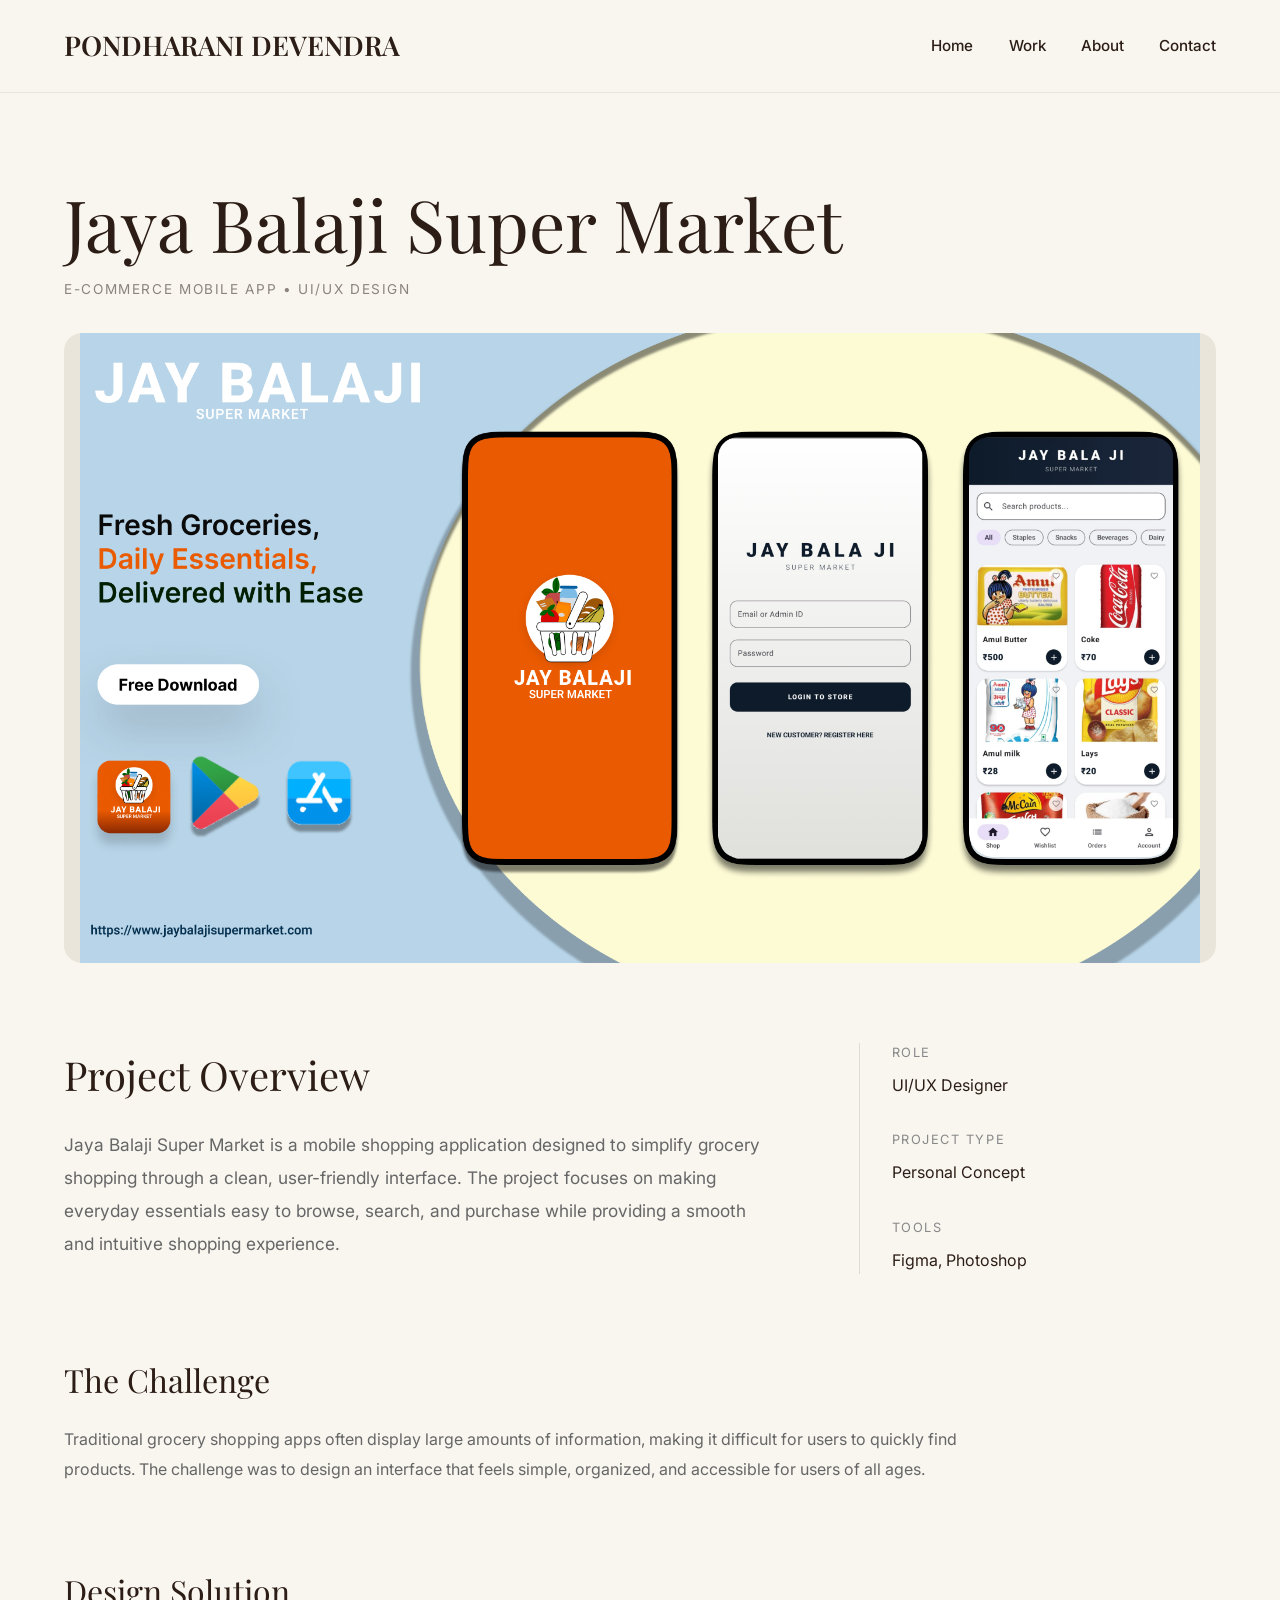
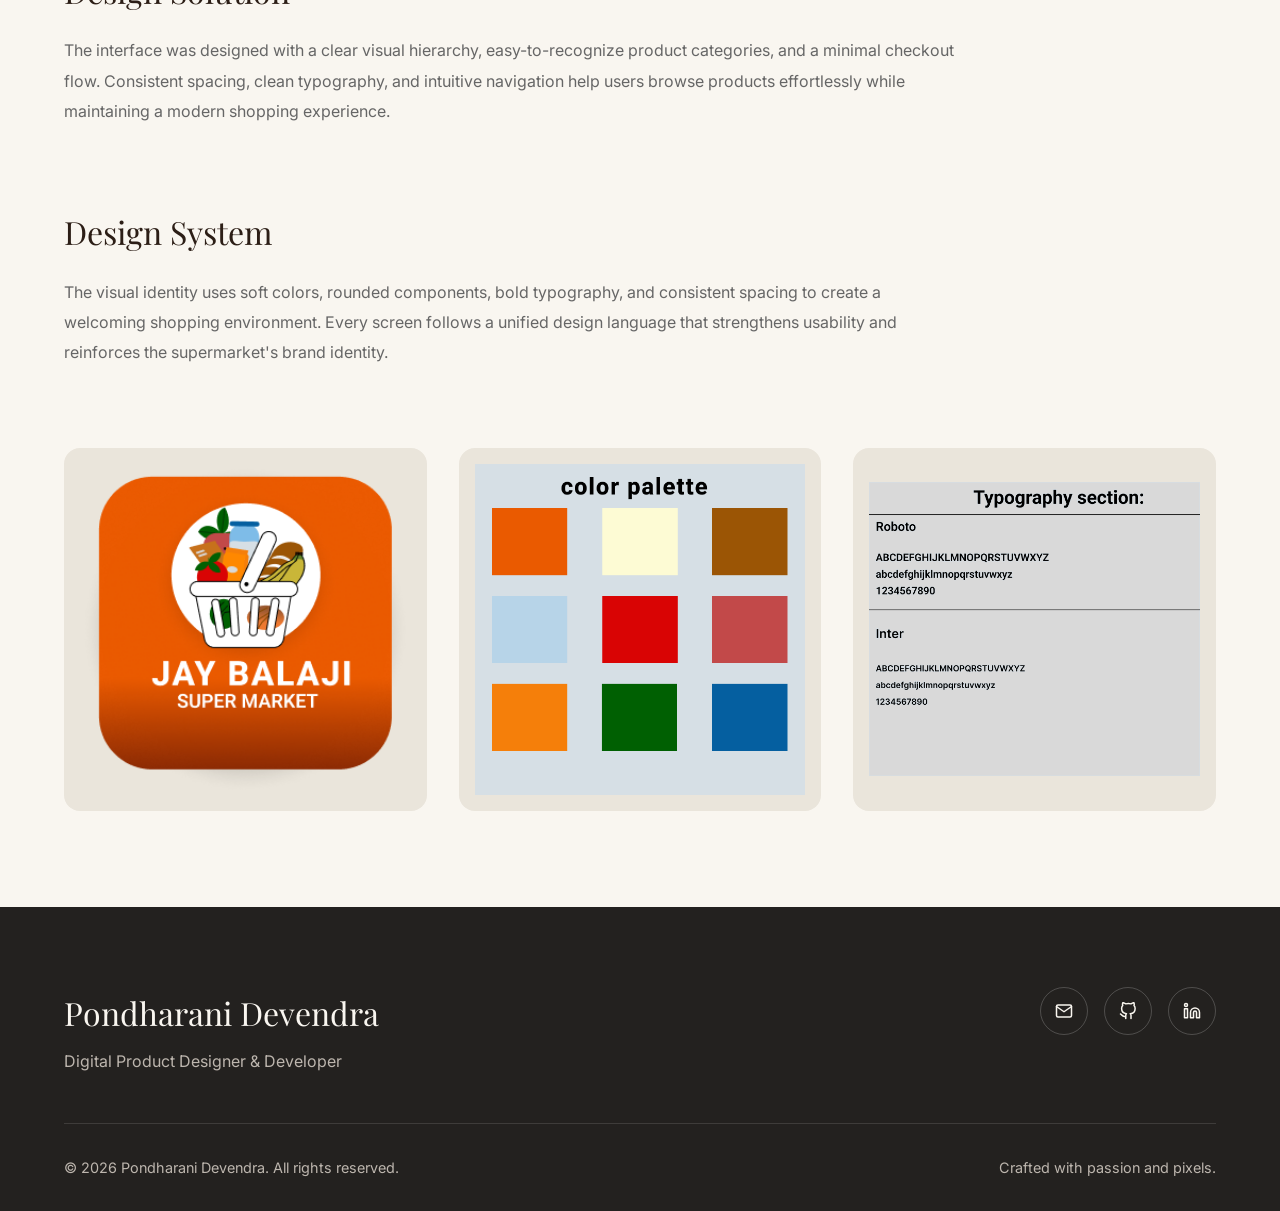
<file: jaya-balaji.html>
<!DOCTYPE html>
<html lang="en">
<head>
    <meta charset="UTF-8">
    <meta name="viewport" content="width=device-width, initial-scale=1.0">
    <title>Jaya Balaji Super Market - Portfolio</title>
    <link rel="preconnect" href="https://fonts.googleapis.com">
    <link rel="preconnect" href="https://fonts.gstatic.com" crossorigin>
    <link href="https://fonts.googleapis.com/css2?family=Inter:wght@300;400;600&family=Playfair+Display:wght@400;600;700&display=swap" rel="stylesheet">
    <link rel="stylesheet" href="style.css">
</head>
<body>
    <header>
        <a href="index.html" class="logo">PONDHARANI DEVENDRA</a>
        <nav>
            <ul class="nav-links">
                <li><a href="index.html">Home</a></li>
                <li><a href="index.html#work">Work</a></li>
                <li><a href="about.html">About</a></li>
                <li><a href="contact.html">Contact</a></li>
            </ul>
        </nav>
        <button class="hamburger" aria-label="Toggle Navigation">
            <span class="bar"></span>
            <span class="bar"></span>
            <span class="bar"></span>
        </button>
    </header>

    <main>

    <div class="case-header">
        <h1>Jaya Balaji Super Market</h1>
        <p class="tag">E-commerce Mobile App • UI/UX Design</p>
    </div>

    <div class="editorial-hero">
        <img src="assets/jaya_balaji.jpg" alt="Jaya Balaji Super Market App Mockup">
    </div>

    <section class="split-overview">

        <div class="overview-context">
            <h2>Project Overview</h2>

            <p>
                Jaya Balaji Super Market is a mobile shopping application
                designed to simplify grocery shopping through a clean,
                user-friendly interface. The project focuses on making
                everyday essentials easy to browse, search, and purchase
                while providing a smooth and intuitive shopping experience.
            </p>

        </div>

        <div class="overview-details">

            <div class="detail-block">
                <h4>Role</h4>
                <p>UI/UX Designer</p>
            </div>

            <div class="detail-block">
                <h4>Project Type</h4>
                <p>Personal Concept</p>
            </div>

            <div class="detail-block">
                <h4>Tools</h4>
                <p>Figma, Photoshop</p>
            </div>

        </div>

    </section>

    <section class="text-section">

        <h3>The Challenge</h3>

        <p>
            Traditional grocery shopping apps often display large amounts
            of information, making it difficult for users to quickly find
            products. The challenge was to design an interface that feels
            simple, organized, and accessible for users of all ages.
        </p>

    </section>

    <section class="text-section">

        <h3>Design Solution</h3>

        <p>
            The interface was designed with a clear visual hierarchy,
            easy-to-recognize product categories, and a minimal checkout
            flow. Consistent spacing, clean typography, and intuitive
            navigation help users browse products effortlessly while
            maintaining a modern shopping experience.
        </p>

    </section>

    <section class="text-section">

        <h3>Design System</h3>

        <p>
            The visual identity uses soft colors, rounded components,
            bold typography, and consistent spacing to create a welcoming
            shopping environment. Every screen follows a unified design
            language that strengthens usability and reinforces the
            supermarket's brand identity.
        </p>

    </section>

    <section class="process-grid">

        <div class="process-item">
            <img src="assets/jayabalajilogo.jpg" alt="Logo Design">
        </div>

        <div class="process-item">
            <img src="assets/Jayabalaji_colour_platte.jpg" alt="Color Palette">
        </div>

        <div class="process-item">
            <img src="assets/jayabalaji_typography.jpg" alt="Typography">
        </div>

    </section>

</main>
     <footer class="dark-footer">
        <div class="footer-top">
            <div class="footer-brand">
                <h2>Pondharani Devendra</h2>
                <p>Digital Product Designer & Developer</p>
            </div>
            <div class="footer-socials">
                <a href="mailto:pondharani.devendra22@gmail.com" class="social-circle">
                    <svg width="18" height="18" viewBox="0 0 24 24" fill="none" stroke="currentColor" stroke-width="2" stroke-linecap="round" stroke-linejoin="round"><path d="M4 4h16c1.1 0 2 .9 2 2v12c0 1.1-.9 2-2 2H4c-1.1 0-2-.9-2-2V6c0-1.1.9-2 2-2z"></path><polyline points="22,6 12,13 2,6"></polyline></svg>
                </a>
                <a href="https://github.com/Dharani-dev22" target="_blank" class="social-circle">
                    <svg width="18" height="18" viewBox="0 0 24 24" fill="none" stroke="currentColor" stroke-width="2" stroke-linecap="round" stroke-linejoin="round"><path d="M9 19c-5 1.5-5-2.5-7-3m14 6v-3.87a3.37 3.37 0 0 0-.94-2.61c3.14-.35 6.44-1.54 6.44-7A5.44 5.44 0 0 0 20 4.77 5.07 5.07 0 0 0 19.91 1S18.73.65 16 2.48a13.38 13.38 0 0 0-7 0C6.27.65 5.09 1 5.09 1A5.07 5.07 0 0 0 5 4.77a5.44 5.44 0 0 0-1.5 3.78c0 5.42 3.3 6.61 6.44 7A3.37 3.37 0 0 0 9 18.13V22"></path></svg>
                </a>
                <a href="https://www.linkedin.com/in/pondharani-devendra-a809b339b/" target="_blank" class="social-circle">
                    <svg width="18" height="18" viewBox="0 0 24 24" fill="none" stroke="currentColor" stroke-width="2" stroke-linecap="round" stroke-linejoin="round"><path d="M16 8a6 6 0 0 1 6 6v7h-4v-7a2 2 0 0 0-2-2 2 2 0 0 0-2 2v7h-4v-7a6 6 0 0 1 6-6z"></path><rect x="2" y="9" width="4" height="12"></rect><circle cx="4" cy="4" r="2"></circle></svg>
                </a>
            </div>
        </div>
        <div class="footer-bottom">
            <p>&copy; 2026 Pondharani Devendra. All rights reserved.</p>
            <p>Crafted with passion and pixels.</p>
        </div>
    </footer>

    <div id="lightbox" class="lightbox">
        <span class="close-btn">&times;</span>
        <img class="lightbox-content" id="lightbox-img">
    </div>

    <script src="main.js"></script>
</body>
</html>
</file>
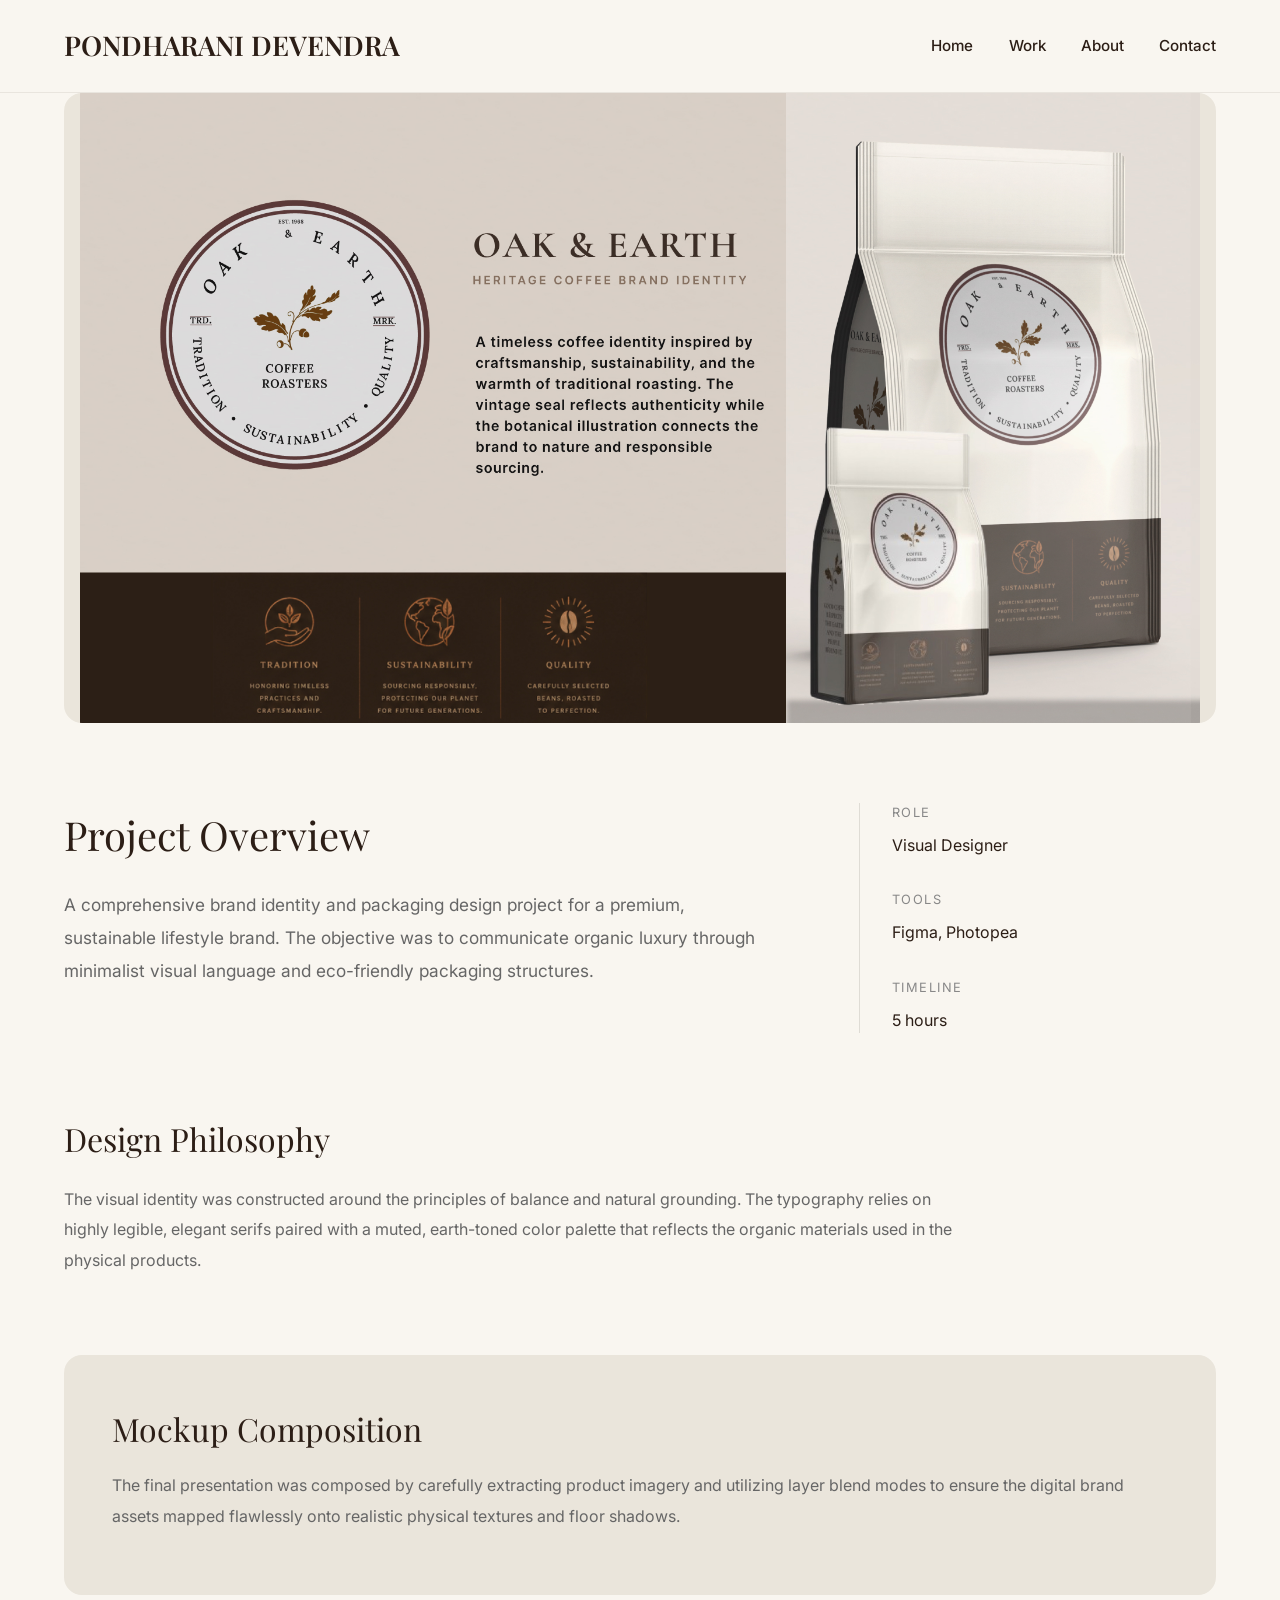
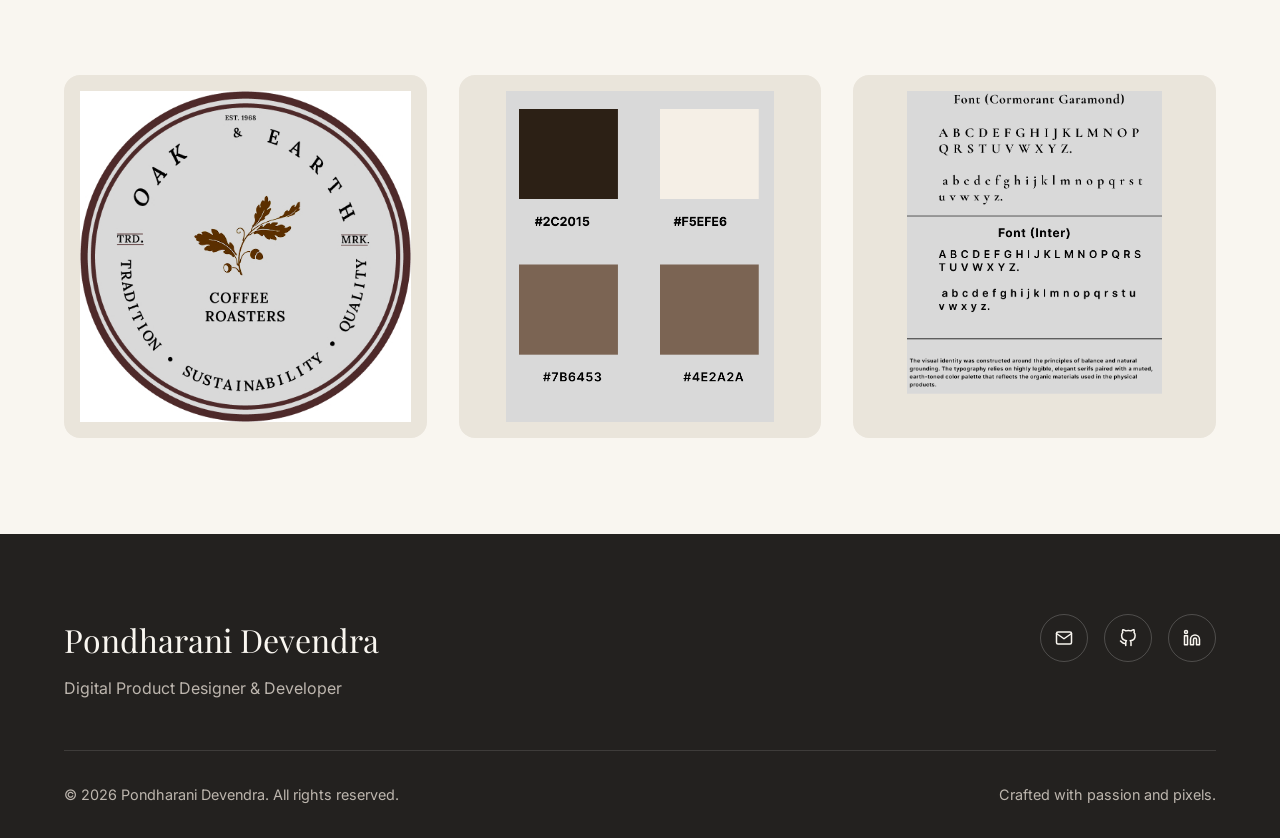
<file: oak-earth.html>
<!DOCTYPE html>
<html lang="en">
<head>
    <meta charset="UTF-8">
    <meta name="viewport" content="width=device-width, initial-scale=1.0">
    <title>Oak & Earth - Portfolio</title>
    <link rel="preconnect" href="https://fonts.googleapis.com">
    <link rel="preconnect" href="https://fonts.gstatic.com" crossorigin>
    <link href="https://fonts.googleapis.com/css2?family=Inter:wght@300;400;600&family=Playfair+Display:wght@400;600;700&display=swap" rel="stylesheet">
    <link rel="stylesheet" href="style.css">
</head>
<body>
    <header>
        <a href="index.html" class="logo">PONDHARANI DEVENDRA</a>
        <nav>
            <ul class="nav-links">
                <li><a href="index.html">Home</a></li>
                <li><a href="index.html#work">Work</a></li>
                <li><a href="about.html">About</a></li>
                <li><a href="contact.html">Contact</a></li>
            </ul>
        </nav>
        <button class="hamburger" aria-label="Toggle Navigation">
            <span class="bar"></span><span class="bar"></span><span class="bar"></span>
        </button>
    </header>

    <main>
         
        <div class="editorial-hero">
            <img src="assets/coffee log.jpg" alt="Oak and Earth mockup">
        </div>

         
        <section class="split-overview">
            <div class="overview-context">
                <h2>Project Overview</h2>
                <p>A comprehensive brand identity and packaging design project for a premium, sustainable lifestyle brand. The objective was to communicate organic luxury through minimalist visual language and eco-friendly packaging structures.</p>
            </div>
            <div class="overview-details">
                <div class="detail-block">
                    <h4>Role</h4>
                    <p>Visual Designer</p>
                </div>
                <div class="detail-block">
                    <h4>Tools</h4>
                    <p>Figma, Photopea</p>
                </div>
                <div class="detail-block">
                    <h4>Timeline</h4>
                    <p> 5 hours</p>
                </div>
            </div>
        </section>
 
        <section class="text-section">
            <h3>Design Philosophy</h3>
            <p>The visual identity was constructed around the principles of balance and natural grounding. The typography relies on highly legible, elegant serifs paired with a muted, earth-toned color palette that reflects the organic materials used in the physical products.</p>
        </section>

        
        <section class="technical-section">
            <h3>Mockup Composition</h3>
            <p>The final presentation was composed by carefully extracting product imagery and utilizing layer blend modes to ensure the digital brand assets mapped flawlessly onto realistic physical textures and floor shadows.</p>
        </section>

         
        <section class="process-grid">
            <div class="process-item">
                <img src="assets/Coffee_logo 1.jpg" alt="Logo Ideation">
            </div>
            <div class="process-item">
                <img src="assets/color-palette.jpg" alt="Color Palette">
            </div>
            <div class="process-item">
                <img src="assets/typography-showcase.jpg" alt="Typography Showcase">
            </div>
        </section>
    </main>
    
     <footer class="dark-footer">
        <div class="footer-top">
            <div class="footer-brand">
                <h2>Pondharani Devendra</h2>
                <p>Digital Product Designer & Developer</p>
            </div>
            <div class="footer-socials">
                <a href="mailto:pondharani.devendra22@gmail.com" class="social-circle">
                    <svg width="18" height="18" viewBox="0 0 24 24" fill="none" stroke="currentColor" stroke-width="2" stroke-linecap="round" stroke-linejoin="round"><path d="M4 4h16c1.1 0 2 .9 2 2v12c0 1.1-.9 2-2 2H4c-1.1 0-2-.9-2-2V6c0-1.1.9-2 2-2z"></path><polyline points="22,6 12,13 2,6"></polyline></svg>
                </a>
                <a href="https://github.com/Dharani-dev22" target="_blank" class="social-circle">
                    <svg width="18" height="18" viewBox="0 0 24 24" fill="none" stroke="currentColor" stroke-width="2" stroke-linecap="round" stroke-linejoin="round"><path d="M9 19c-5 1.5-5-2.5-7-3m14 6v-3.87a3.37 3.37 0 0 0-.94-2.61c3.14-.35 6.44-1.54 6.44-7A5.44 5.44 0 0 0 20 4.77 5.07 5.07 0 0 0 19.91 1S18.73.65 16 2.48a13.38 13.38 0 0 0-7 0C6.27.65 5.09 1 5.09 1A5.07 5.07 0 0 0 5 4.77a5.44 5.44 0 0 0-1.5 3.78c0 5.42 3.3 6.61 6.44 7A3.37 3.37 0 0 0 9 18.13V22"></path></svg>
                </a>
                <a href="https://www.linkedin.com/in/pondharani-devendra-a809b339b/" target="_blank" class="social-circle">
                    <svg width="18" height="18" viewBox="0 0 24 24" fill="none" stroke="currentColor" stroke-width="2" stroke-linecap="round" stroke-linejoin="round"><path d="M16 8a6 6 0 0 1 6 6v7h-4v-7a2 2 0 0 0-2-2 2 2 0 0 0-2 2v7h-4v-7a6 6 0 0 1 6-6z"></path><rect x="2" y="9" width="4" height="12"></rect><circle cx="4" cy="4" r="2"></circle></svg>
                </a>
            </div>
        </div>
        <div class="footer-bottom">
            <p>&copy; 2026 Pondharani Devendra. All rights reserved.</p>
            <p>Crafted with passion and pixels.</p>
        </div>
    </footer>

    <div id="lightbox" class="lightbox">
        <span class="close-btn">&times;</span>
        <img class="lightbox-content" id="lightbox-img">
    </div>

    <script src="main.js"></script>
</body>
</html>
</file>
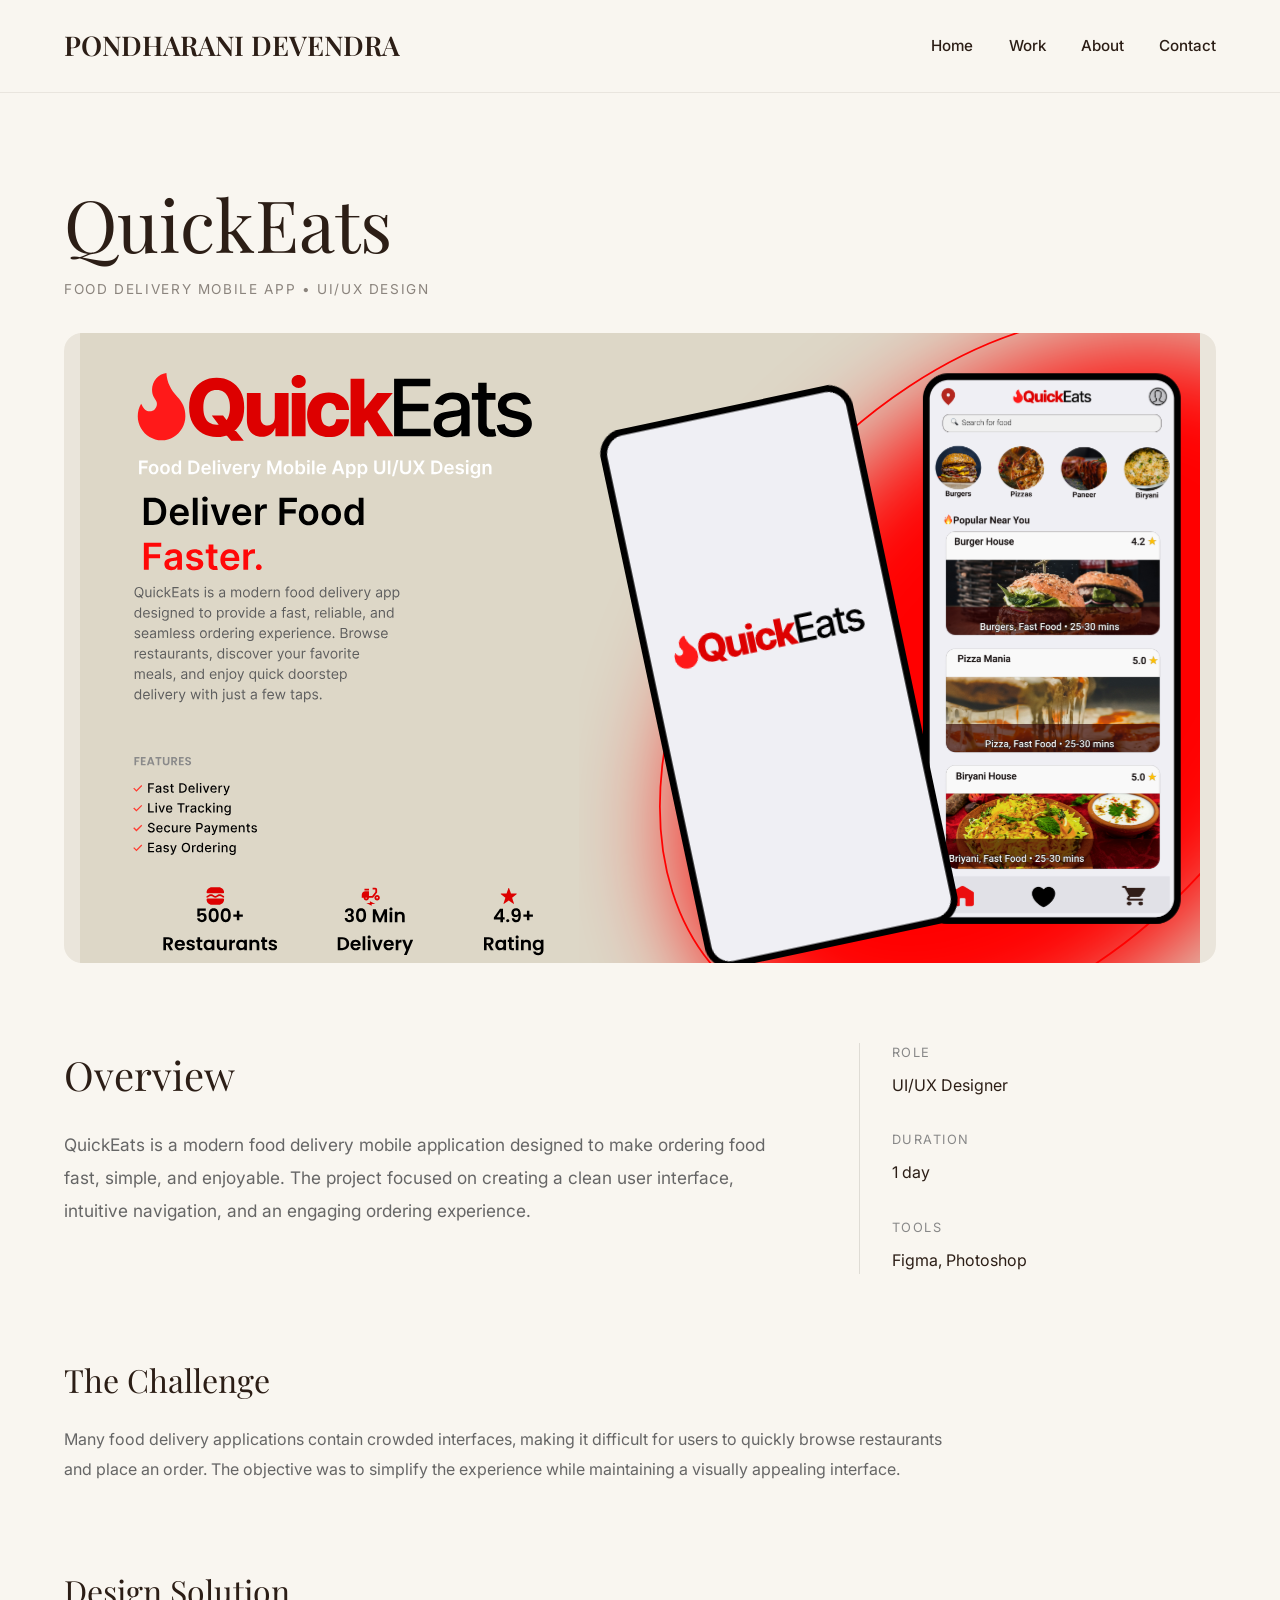
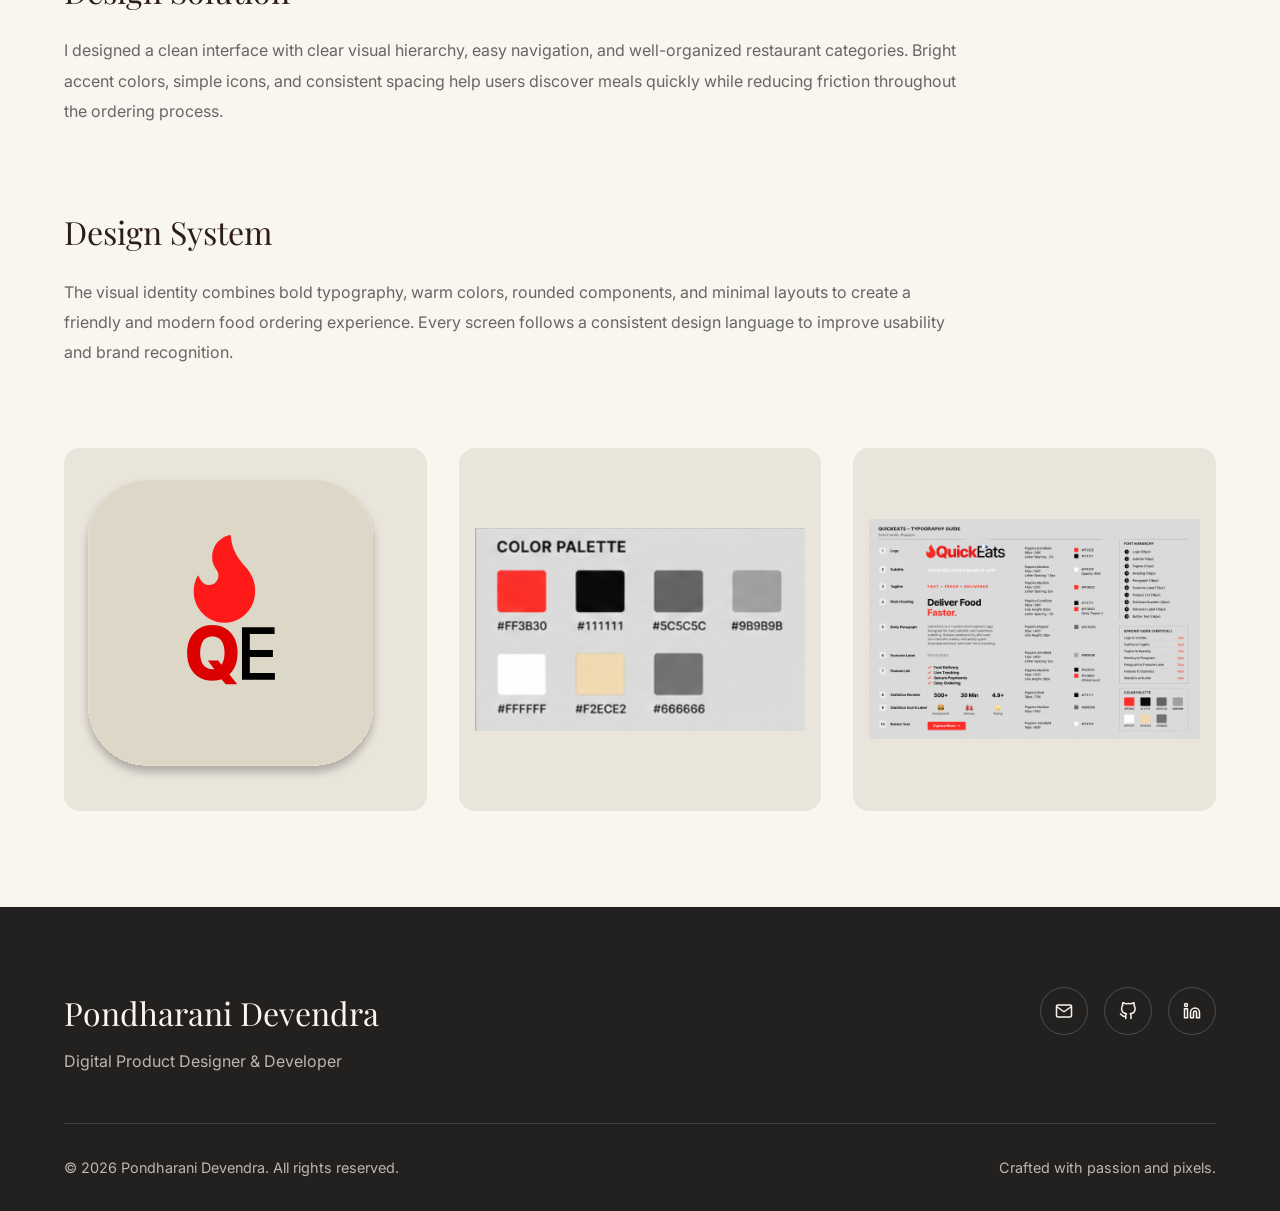
<file: quickeats.html>
<!DOCTYPE html>
<html lang="en">
<head>
    <meta charset="UTF-8">
    <meta name="viewport" content="width=device-width, initial-scale=1.0">
    <title>QuickEats - Portfolio</title>
    <link rel="preconnect" href="https://fonts.googleapis.com">
    <link rel="preconnect" href="https://fonts.gstatic.com" crossorigin>
    <link href="https://fonts.googleapis.com/css2?family=Inter:wght@300;400;500;600&family=Playfair+Display:wght@400;600;700&display=swap" rel="stylesheet">
    <link rel="stylesheet" href="style.css">
</head>
<body>
    <header>
        <a href="index.html" class="logo">PONDHARANI DEVENDRA</a>
        <nav>
            <ul class="nav-links">
                <li><a href="index.html">Home</a></li>
                <li><a href="index.html#work">Work</a></li>
                <li><a href="about.html">About</a></li>
                <li><a href="contact.html">Contact</a></li>
            </ul>
        </nav>
        <button class="hamburger" aria-label="Toggle Navigation">
            <span class="bar"></span>
            <span class="bar"></span>
            <span class="bar"></span>
        </button>
    </header>

  <main>

    <!-- Hero -->
    <div class="case-header">
        <h1>QuickEats</h1>
        <p class="tag">Food Delivery Mobile App • UI/UX Design</p>
    </div>

    <!-- Hero Image -->
    <div class="editorial-hero">
        <img src="assets/quickeats_UI.svg" alt="QuickEats Mockup">
    </div>

    <!-- Overview -->
    <section class="split-overview">

        <div class="overview-context">
            <h2>Overview</h2>

            <p>
                QuickEats is a modern food delivery mobile application designed
                to make ordering food fast, simple, and enjoyable.
                The project focused on creating a clean user interface,
                intuitive navigation, and an engaging ordering experience.
            </p>

        </div>

        <div class="overview-details">

            <div class="detail-block">
                <h4>Role</h4>
                <p>UI/UX Designer</p>
            </div>

            <div class="detail-block">
                <h4>Duration</h4>
                <p>1 day</p>
            </div>

            <div class="detail-block">
                <h4>Tools</h4>
                <p>Figma, Photoshop</p>
            </div>

        </div>

    </section>

    <!-- Challenge -->
    <section class="text-section">

        <h3>The Challenge</h3>

        <p>
            Many food delivery applications contain crowded interfaces,
            making it difficult for users to quickly browse restaurants
            and place an order. The objective was to simplify the experience
            while maintaining a visually appealing interface.
        </p>

    </section>

    <!-- Solution -->
    <section class="text-section">

        <h3>Design Solution</h3>

        <p>
            I designed a clean interface with clear visual hierarchy,
            easy navigation, and well-organized restaurant categories.
            Bright accent colors, simple icons, and consistent spacing
            help users discover meals quickly while reducing friction
            throughout the ordering process.
        </p>

    </section>

    <!-- Design System -->
    <section class="text-section">

        <h3>Design System</h3>

        <p>
            The visual identity combines bold typography,
            warm colors, rounded components, and minimal layouts
            to create a friendly and modern food ordering experience.
            Every screen follows a consistent design language
            to improve usability and brand recognition.
        </p>

    </section>

    <!-- Gallery -->
    <section class="process-grid">

        <div class="process-item">
            <img src="assets/QE_Icon 1.svg" alt="Wireframes">
        </div>

        <div class="process-item">
            <img src="assets/QuickEats_colour.jpg" alt="Color Palette">
        </div>

        <div class="process-item">
            <img src="assets/QuickEats_Typgraphy.png" alt="Typography">
        </div>

    </section>

</main>
    
    <footer class="dark-footer">
        <div class="footer-top">
            <div class="footer-brand">
                <h2>Pondharani Devendra</h2>
                <p>Digital Product Designer & Developer</p>
            </div>
            <div class="footer-socials">
                <a href="mailto:pondharani.devendra22@gmail.com" class="social-circle">
                    <svg width="18" height="18" viewBox="0 0 24 24" fill="none" stroke="currentColor" stroke-width="2" stroke-linecap="round" stroke-linejoin="round"><path d="M4 4h16c1.1 0 2 .9 2 2v12c0 1.1-.9 2-2 2H4c-1.1 0-2-.9-2-2V6c0-1.1.9-2 2-2z"></path><polyline points="22,6 12,13 2,6"></polyline></svg>
                </a>
                <a href="https://github.com/Dharani-dev22" target="_blank" class="social-circle">
                    <svg width="18" height="18" viewBox="0 0 24 24" fill="none" stroke="currentColor" stroke-width="2" stroke-linecap="round" stroke-linejoin="round"><path d="M9 19c-5 1.5-5-2.5-7-3m14 6v-3.87a3.37 3.37 0 0 0-.94-2.61c3.14-.35 6.44-1.54 6.44-7A5.44 5.44 0 0 0 20 4.77 5.07 5.07 0 0 0 19.91 1S18.73.65 16 2.48a13.38 13.38 0 0 0-7 0C6.27.65 5.09 1 5.09 1A5.07 5.07 0 0 0 5 4.77a5.44 5.44 0 0 0-1.5 3.78c0 5.42 3.3 6.61 6.44 7A3.37 3.37 0 0 0 9 18.13V22"></path></svg>
                </a>
                <a href="https://www.linkedin.com/in/pondharani-devendra-a809b339b/" target="_blank" class="social-circle">
                    <svg width="18" height="18" viewBox="0 0 24 24" fill="none" stroke="currentColor" stroke-width="2" stroke-linecap="round" stroke-linejoin="round"><path d="M16 8a6 6 0 0 1 6 6v7h-4v-7a2 2 0 0 0-2-2 2 2 0 0 0-2 2v7h-4v-7a6 6 0 0 1 6-6z"></path><rect x="2" y="9" width="4" height="12"></rect><circle cx="4" cy="4" r="2"></circle></svg>
                </a>
            </div>
        </div>
        <div class="footer-bottom">
            <p>&copy; 2026 Pondharani Devendra. All rights reserved.</p>
            <p>Crafted with passion and pixels.</p>
        </div>
    </footer>

    <div id="lightbox" class="lightbox">
        <span class="close-btn">&times;</span>
        <img class="lightbox-content" id="lightbox-img">
    </div>

    <script src="main.js"></script>
</body>
</html>
</file>
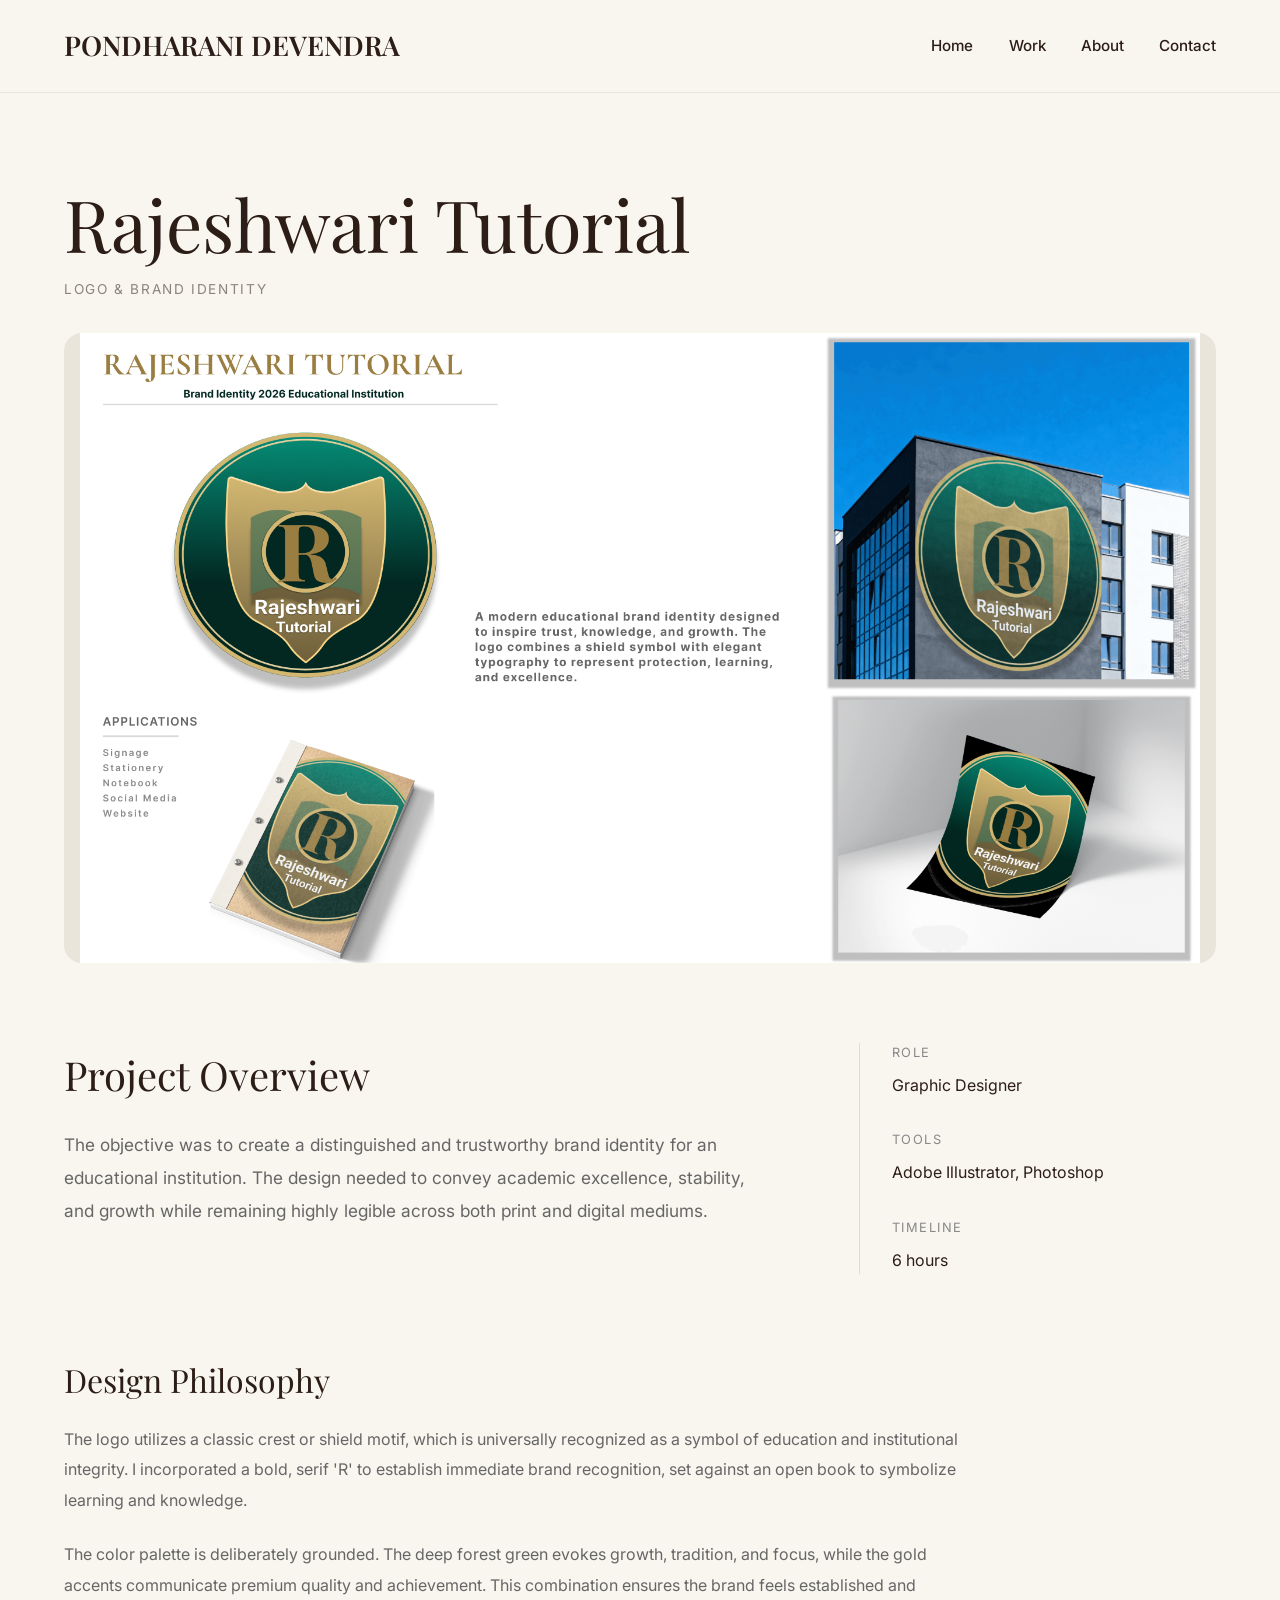
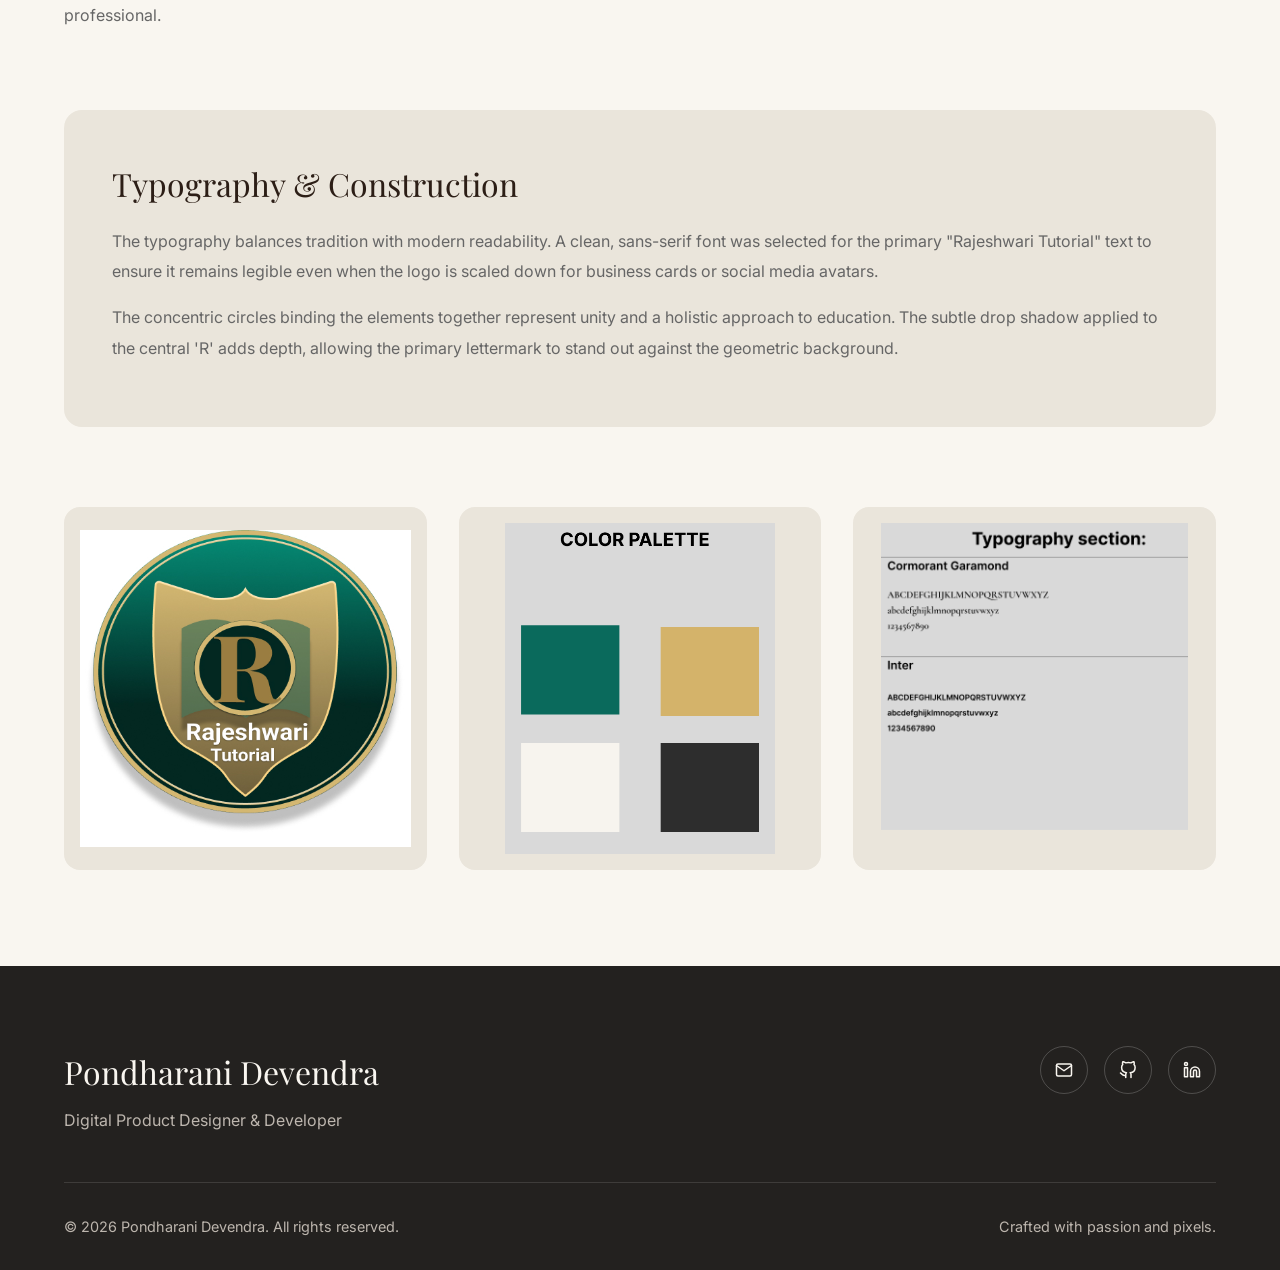
<file: rajeshwari-tutorial.html>
<!DOCTYPE html>
<html lang="en">
<head>
    <meta charset="UTF-8">
    <meta name="viewport" content="width=device-width, initial-scale=1.0">
    <title>Rajeshwari Tutorial - Portfolio</title>
    <link rel="preconnect" href="https://fonts.googleapis.com">
    <link rel="preconnect" href="https://fonts.gstatic.com" crossorigin>
    <link href="https://fonts.googleapis.com/css2?family=Inter:wght@300;400;600&family=Playfair+Display:wght@400;600;700&display=swap" rel="stylesheet">
    <link rel="stylesheet" href="style.css">
</head>
<body>
    <header>
        <a href="index.html" class="logo">PONDHARANI DEVENDRA</a>
        <nav>
            <ul class="nav-links">
                <li><a href="index.html">Home</a></li>
                <li><a href="index.html#work">Work</a></li>
                <li><a href="about.html">About</a></li>
                <li><a href="contact.html">Contact</a></li>
            </ul>
        </nav>
        <button class="hamburger" aria-label="Toggle Navigation">
            <span class="bar"></span>
            <span class="bar"></span>
            <span class="bar"></span>
        </button>
    </header>

    <main>
        <div class="case-header">
            <h1>Rajeshwari Tutorial</h1>
            <p class="tag">Logo & Brand Identity</p>
        </div>

        <div class="editorial-hero">
            <!-- Using your specific logo file here -->
            <img src="assets/raje_tutorial.jpg" alt="Rajeshwari Tutorial Logo">
        </div>

        <section class="split-overview">
            <div class="overview-context">
                <h2>Project Overview</h2>
                <p>The objective was to create a distinguished and trustworthy brand identity for an educational institution. The design needed to convey academic excellence, stability, and growth while remaining highly legible across both print and digital mediums.</p>
            </div>
            <div class="overview-details">
                <div class="detail-block">
                    <h4>Role</h4>
                    <p>Graphic Designer</p>
                </div>
                <div class="detail-block">
                    <h4>Tools</h4>
                    <p>Adobe Illustrator, Photoshop</p>
                </div>
                <div class="detail-block">
                    <h4>Timeline</h4>
                    <p>6 hours</p>
                </div>
            </div>
        </section>

        <section class="text-section">
            <h3>Design Philosophy</h3>
            <p>The logo utilizes a classic crest or shield motif, which is universally recognized as a symbol of education and institutional integrity. I incorporated a bold, serif 'R' to establish immediate brand recognition, set against an open book to symbolize learning and knowledge.</p>
            <p>The color palette is deliberately grounded. The deep forest green evokes growth, tradition, and focus, while the gold accents communicate premium quality and achievement. This combination ensures the brand feels established and professional.</p>
        </section>

        <section class="technical-section">
            <h3>Typography & Construction</h3>
            <p>The typography balances tradition with modern readability. A clean, sans-serif font was selected for the primary "Rajeshwari Tutorial" text to ensure it remains legible even when the logo is scaled down for business cards or social media avatars.</p>
            <p>The concentric circles binding the elements together represent unity and a holistic approach to education. The subtle drop shadow applied to the central 'R' adds depth, allowing the primary lettermark to stand out against the geometric background.</p>
        </section>

        <section class="process-grid">
            <div class="process-item">
                <img src="assets/tutorial_logo.jpg" alt="Sketch Ideation">
            </div>
            <div class="process-item">
                <img src="assets/color_palette_tutorial.jpg" alt="Color Palette">
            </div>
            <div class="process-item">
                <img src="assets/Typography_tutorial.jpg" alt="Typography Rules">
            </div>
        </section>
    </main>

     <footer class="dark-footer">
        <div class="footer-top">
            <div class="footer-brand">
                <h2>Pondharani Devendra</h2>
                <p>Digital Product Designer & Developer</p>
            </div>
            <div class="footer-socials">
                <a href="mailto:pondharani.devendra22@gmail.com" class="social-circle">
                    <svg width="18" height="18" viewBox="0 0 24 24" fill="none" stroke="currentColor" stroke-width="2" stroke-linecap="round" stroke-linejoin="round"><path d="M4 4h16c1.1 0 2 .9 2 2v12c0 1.1-.9 2-2 2H4c-1.1 0-2-.9-2-2V6c0-1.1.9-2 2-2z"></path><polyline points="22,6 12,13 2,6"></polyline></svg>
                </a>
                <a href="https://github.com/Dharani-dev22" target="_blank" class="social-circle">
                    <svg width="18" height="18" viewBox="0 0 24 24" fill="none" stroke="currentColor" stroke-width="2" stroke-linecap="round" stroke-linejoin="round"><path d="M9 19c-5 1.5-5-2.5-7-3m14 6v-3.87a3.37 3.37 0 0 0-.94-2.61c3.14-.35 6.44-1.54 6.44-7A5.44 5.44 0 0 0 20 4.77 5.07 5.07 0 0 0 19.91 1S18.73.65 16 2.48a13.38 13.38 0 0 0-7 0C6.27.65 5.09 1 5.09 1A5.07 5.07 0 0 0 5 4.77a5.44 5.44 0 0 0-1.5 3.78c0 5.42 3.3 6.61 6.44 7A3.37 3.37 0 0 0 9 18.13V22"></path></svg>
                </a>
                <a href="https://www.linkedin.com/in/pondharani-devendra-a809b339b/" target="_blank" class="social-circle">
                    <svg width="18" height="18" viewBox="0 0 24 24" fill="none" stroke="currentColor" stroke-width="2" stroke-linecap="round" stroke-linejoin="round"><path d="M16 8a6 6 0 0 1 6 6v7h-4v-7a2 2 0 0 0-2-2 2 2 0 0 0-2 2v7h-4v-7a6 6 0 0 1 6-6z"></path><rect x="2" y="9" width="4" height="12"></rect><circle cx="4" cy="4" r="2"></circle></svg>
                </a>
            </div>
        </div>
        <div class="footer-bottom">
            <p>&copy; 2026 Pondharani Devendra. All rights reserved.</p>
            <p>Crafted with passion and pixels.</p>
        </div>
    </footer>

    <div id="lightbox" class="lightbox">
        <span class="close-btn">&times;</span>
        <img class="lightbox-content" id="lightbox-img">
    </div>

    <script src="main.js"></script>
</body>
</html>
</file>
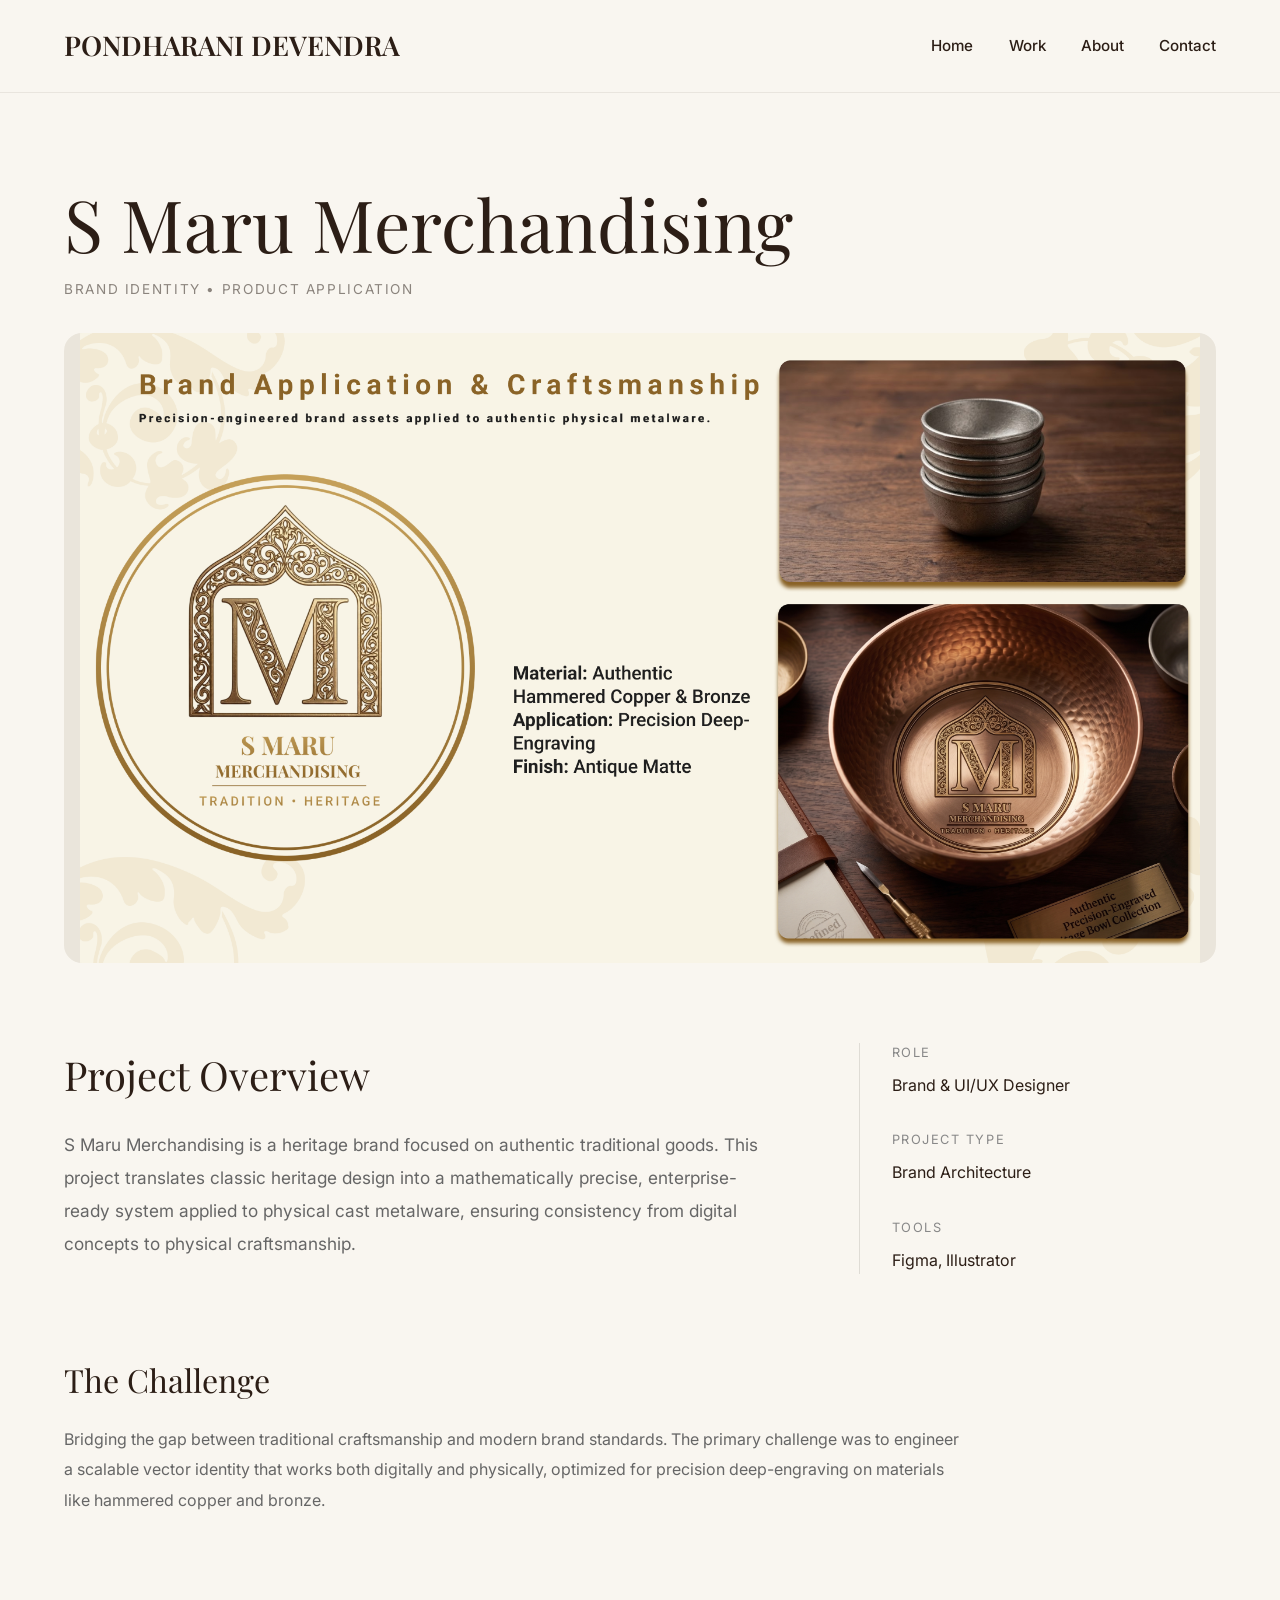
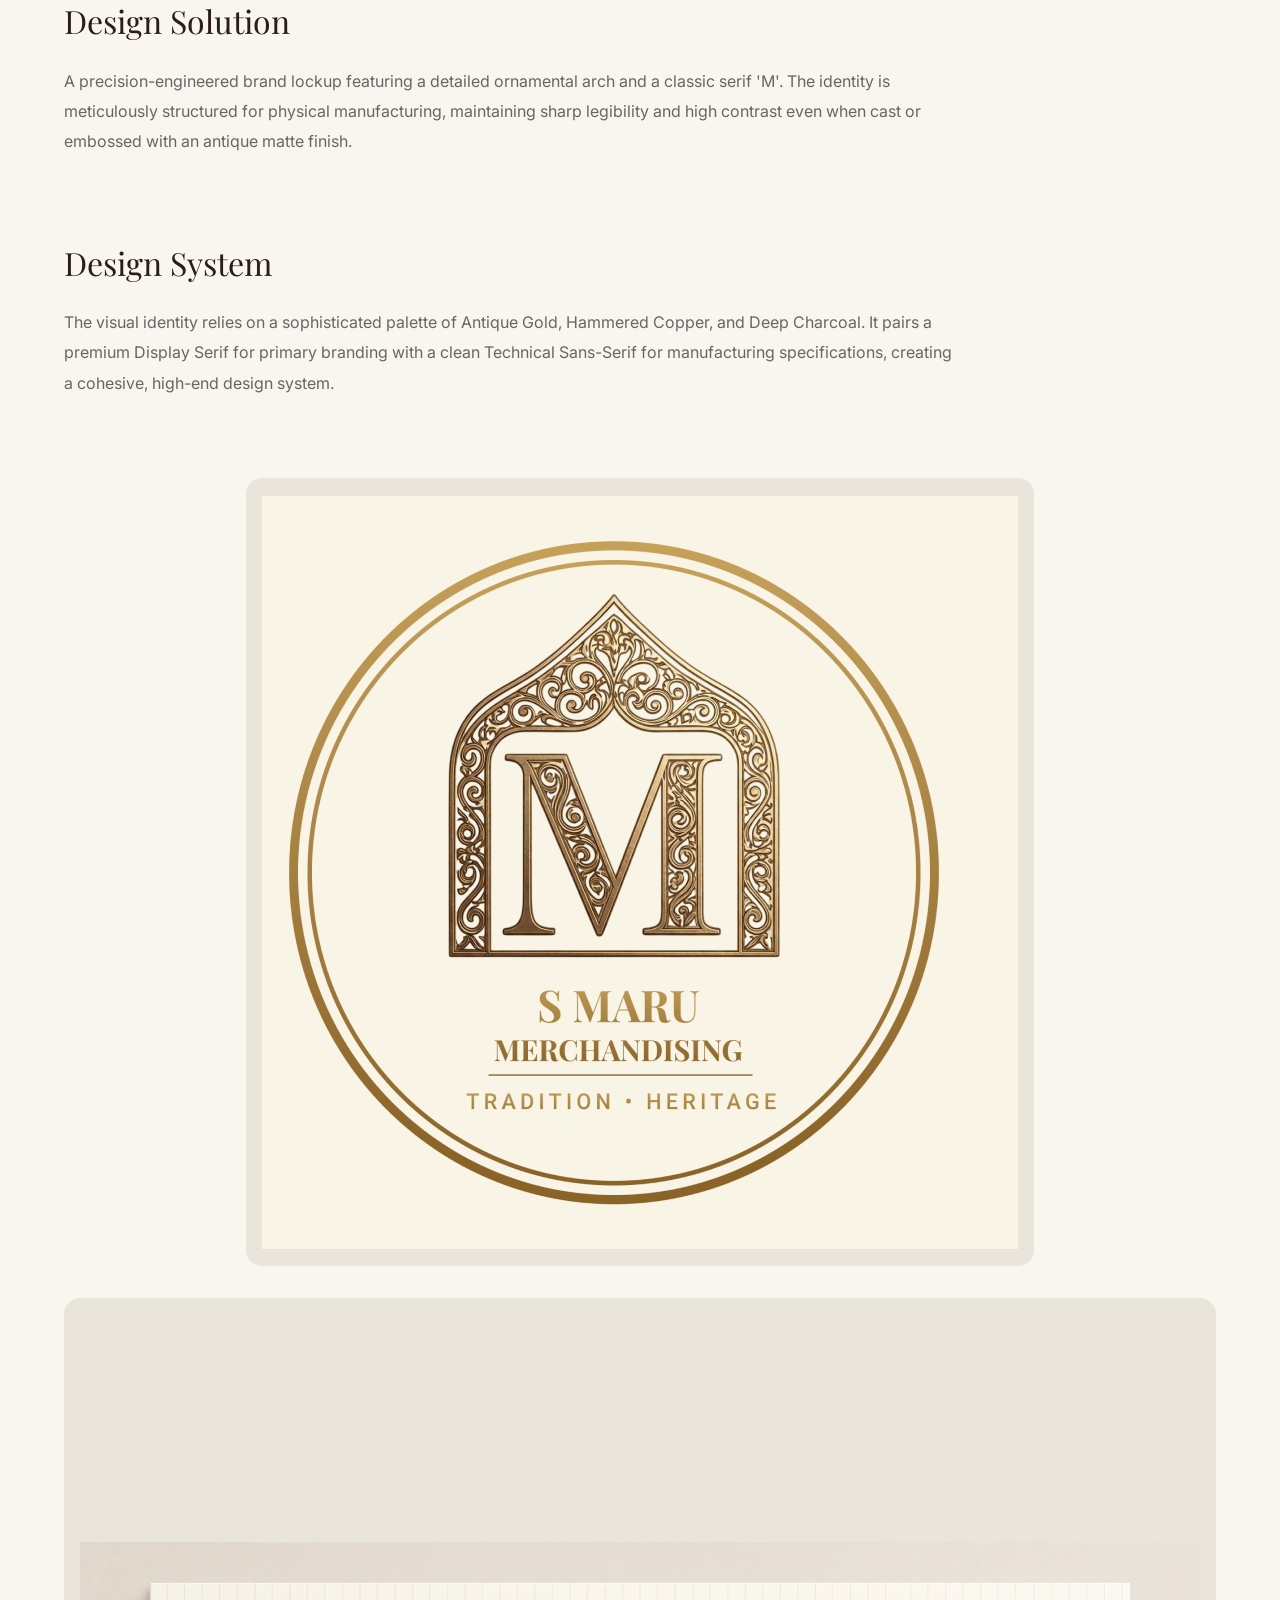
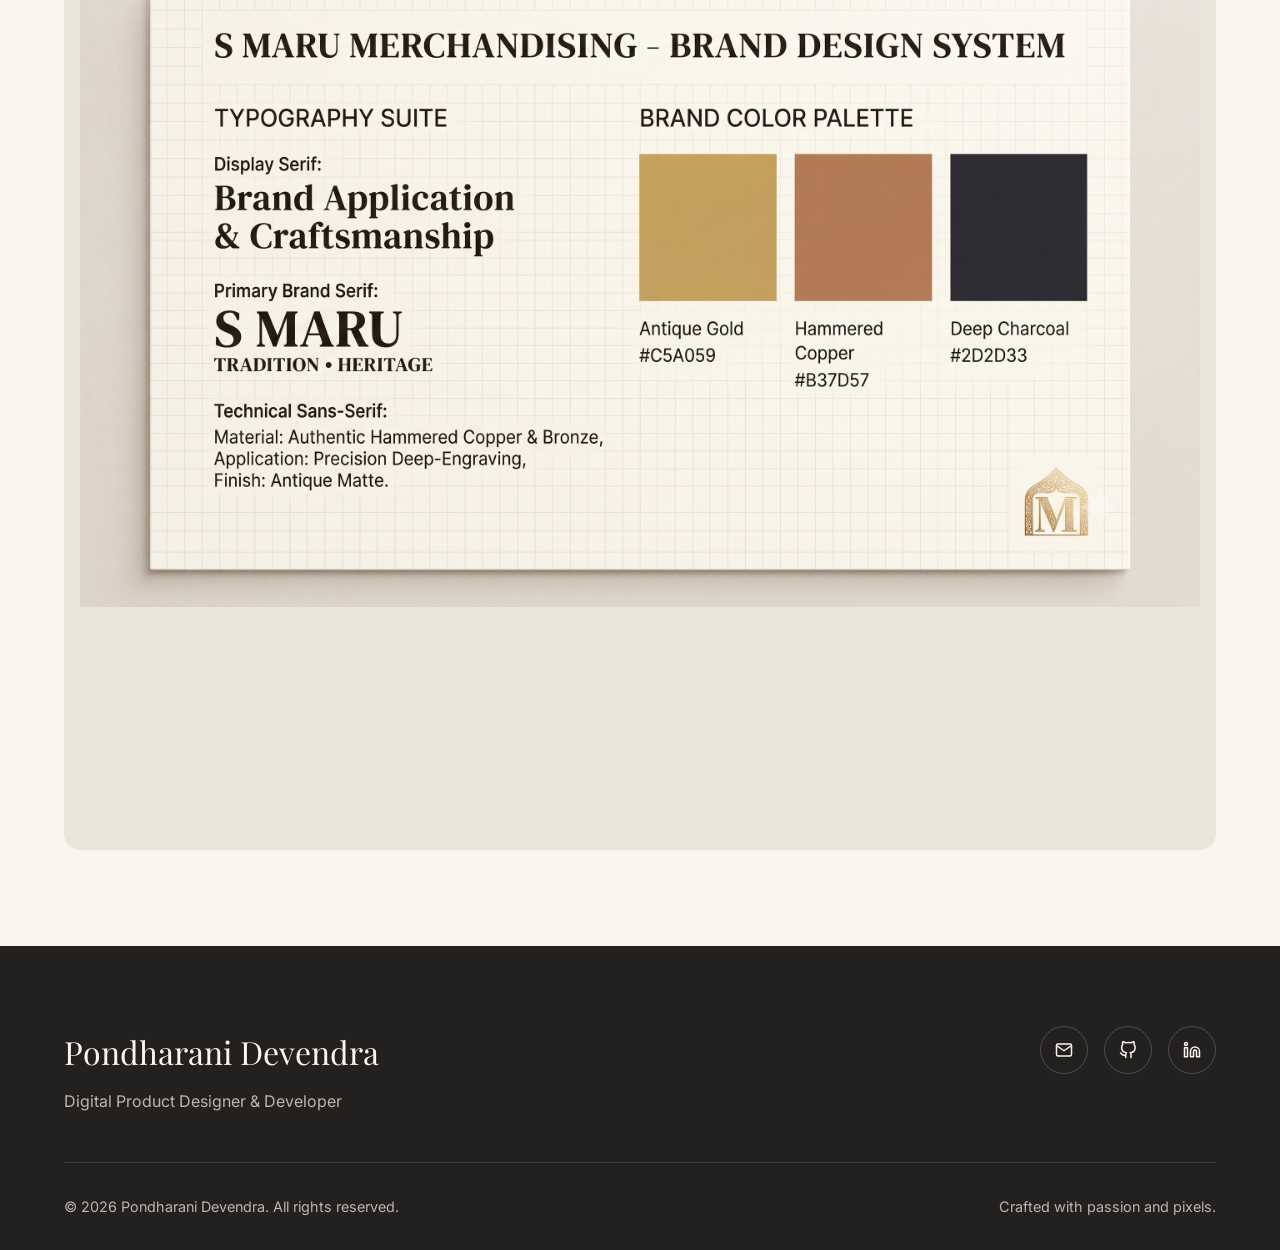
<file: S_Maru.html>
<!DOCTYPE html>
<html lang="en">
<head>
    <meta charset="UTF-8">
    <meta name="viewport" content="width=device-width, initial-scale=1.0">
    <title>S Maru Merchandising - Portfolio</title>
    <link rel="preconnect" href="https://fonts.googleapis.com">
    <link rel="preconnect" href="https://fonts.gstatic.com" crossorigin>
    <link href="https://fonts.googleapis.com/css2?family=Inter:wght@300;400;600&family=Playfair+Display:wght@400;600;700&display=swap" rel="stylesheet">
    <link rel="stylesheet" href="style.css">
</head>
<body>
    <header>
        <a href="index.html" class="logo">PONDHARANI DEVENDRA</a>
        <nav>
            <ul class="nav-links">
                <li><a href="index.html">Home</a></li>
                <li><a href="index.html#work">Work</a></li>
                <li><a href="about.html">About</a></li>
                <li><a href="contact.html">Contact</a></li>
            </ul>
        </nav>
        <button class="hamburger" aria-label="Toggle Navigation">
            <span class="bar"></span>
            <span class="bar"></span>
            <span class="bar"></span>
        </button>
    </header>

    <main>
        <div class="case-header">
            <h1>S Maru Merchandising</h1>
            <p class="tag">Brand Identity • Product Application</p>
        </div>

        <div class="editorial-hero">
            <img src="assets/Final.png" alt="S Maru Merchandising Brand Application">
        </div>

        <section class="split-overview">
            <div class="overview-context">
                <h2>Project Overview</h2>
                <p>
                    S Maru Merchandising is a heritage brand focused on authentic traditional goods. This project translates classic heritage design into a mathematically precise, enterprise-ready system applied to physical cast metalware, ensuring consistency from digital concepts to physical craftsmanship.
                </p>
            </div>
            <div class="overview-details">
                <div class="detail-block">
                    <h4>Role</h4>
                    <p>Brand & UI/UX Designer</p>
                </div>
                <div class="detail-block">
                    <h4>Project Type</h4>
                    <p>Brand Architecture</p>
                </div>
                <div class="detail-block">
                    <h4>Tools</h4>
                    <p>Figma, Illustrator</p>
                </div>
            </div>
        </section>

        <section class="text-section">
            <h3>The Challenge</h3>
            <p>
                Bridging the gap between traditional craftsmanship and modern brand standards. The primary challenge was to engineer a scalable vector identity that works both digitally and physically, optimized for precision deep-engraving on materials like hammered copper and bronze.
            </p>
        </section>

        <section class="text-section">
            <h3>Design Solution</h3>
            <p>
                A precision-engineered brand lockup featuring a detailed ornamental arch and a classic serif 'M'. The identity is meticulously structured for physical manufacturing, maintaining sharp legibility and high contrast even when cast or embossed with an antique matte finish.
            </p>
        </section>

        <section class="text-section">
            <h3>Design System</h3>
            <p>
                The visual identity relies on a sophisticated palette of Antique Gold, Hammered Copper, and Deep Charcoal. It pairs a premium Display Serif for primary branding with a clean Technical Sans-Serif for manufacturing specifications, creating a cohesive, high-end design system.
            </p>
        </section>

        <section class="process-grid" style="display: flex; justify-content: center; gap: 2rem; flex-wrap: wrap;">
            <div class="process-item">
                <img src="assets/final_logo.png" alt="S Maru Logo Design">
            </div>
            <div class="process-item">
                <img src="assets/Typography_Maru .png" alt="S Maru Design System">
            </div>
        </section>
    </main>
    
    <footer class="dark-footer">
        <div class="footer-top">
            <div class="footer-brand">
                <h2>Pondharani Devendra</h2>
                <p>Digital Product Designer & Developer</p>
            </div>
            <div class="footer-socials">
                <a href="mailto:pondharani.devendra22@gmail.com" class="social-circle">
                    <svg width="18" height="18" viewBox="0 0 24 24" fill="none" stroke="currentColor" stroke-width="2" stroke-linecap="round" stroke-linejoin="round"><path d="M4 4h16c1.1 0 2 .9 2 2v12c0 1.1-.9 2-2 2H4c-1.1 0-2-.9-2-2V6c0-1.1.9-2 2-2z"></path><polyline points="22,6 12,13 2,6"></polyline></svg>
                </a>
                <a href="https://github.com/Dharani-dev22" target="_blank" class="social-circle">
                    <svg width="18" height="18" viewBox="0 0 24 24" fill="none" stroke="currentColor" stroke-width="2" stroke-linecap="round" stroke-linejoin="round"><path d="M9 19c-5 1.5-5-2.5-7-3m14 6v-3.87a3.37 3.37 0 0 0-.94-2.61c3.14-.35 6.44-1.54 6.44-7A5.44 5.44 0 0 0 20 4.77 5.07 5.07 0 0 0 19.91 1S18.73.65 16 2.48a13.38 13.38 0 0 0-7 0C6.27.65 5.09 1 5.09 1A5.07 5.07 0 0 0 5 4.77a5.44 5.44 0 0 0-1.5 3.78c0 5.42 3.3 6.61 6.44 7A3.37 3.37 0 0 0 9 18.13V22"></path></svg>
                </a>
                <a href="https://www.linkedin.com/in/pondharani-devendra-a809b339b/" target="_blank" class="social-circle">
                    <svg width="18" height="18" viewBox="0 0 24 24" fill="none" stroke="currentColor" stroke-width="2" stroke-linecap="round" stroke-linejoin="round"><path d="M16 8a6 6 0 0 1 6 6v7h-4v-7a2 2 0 0 0-2-2 2 2 0 0 0-2 2v7h-4v-7a6 6 0 0 1 6-6z"></path><rect x="2" y="9" width="4" height="12"></rect><circle cx="4" cy="4" r="2"></circle></svg>
                </a>
            </div>
        </div>
        <div class="footer-bottom">
            <p>&copy; 2026 Pondharani Devendra. All rights reserved.</p>
            <p>Crafted with passion and pixels.</p>
        </div>
    </footer>

    <div id="lightbox" class="lightbox">
        <span class="close-btn">&times;</span>
        <img class="lightbox-content" id="lightbox-img">
    </div>

    <script src="main.js"></script>
</body>
</html>
</file>
<file: style.css>
:root{
    --bg-color:#F9F6F0;
    --text-color:#2C1E16;
    --accent-color:#A66E53;
    --card-bg:#FFFFFF;
    --footer-bg:#23211F;

    --font-serif:'Playfair Display',serif;
    --font-sans:'Inter',sans-serif;
}

/* ==========================
   RESET
========================== */

*{
    margin:0;
    padding:0;
    box-sizing:border-box;
}

html{
    scroll-behavior:smooth;
}

body{
    background:var(--bg-color);
    color:var(--text-color);
    font-family:var(--font-sans);
    line-height:1.6;
    overflow-x:hidden;
}

img{
    display:block;
    max-width:100%;
}

a{
    color:inherit;
    text-decoration:none;
    transition:.3s;
}

a:hover{
    opacity:.7;
}

h1,h2,h3,h4,h5,h6{
    font-family:var(--font-serif);
    font-weight:400;
}

/* ==========================
   HEADER
========================== */

header{
    position:sticky;
    top:0;
    width:100%;
    z-index:1000;

    background:rgba(249,246,240,.95);
    backdrop-filter:blur(12px);

    display:flex;
    justify-content:space-between;
    align-items:center;

    padding:1.5rem 5%;

    border-bottom:1px solid rgba(44,30,22,.08);
}

.logo{
    font-family:var(--font-serif);
    font-size:1.7rem;
    font-weight:600;
}

header nav ul{
    display:flex;
    list-style:none;
    gap:2.2rem;
}

header nav ul li a{
    font-size:.95rem;
    font-weight:500;
}

/* ==========================
   ABOUT PAGE NAVBAR
========================== */

.navbar{
    position:sticky;
    top:0;
    width:100%;
    z-index:1000;

    background:rgba(249,246,240,.95);
    backdrop-filter:blur(12px);

    display:flex;
    justify-content:space-between;
    align-items:center;

    padding:1.5rem 5%;

    border-bottom:1px solid rgba(44,30,22,.08);
}

.nav-links{
    display:flex;
    list-style:none;
    gap:2.2rem;
}

.nav-links a{
    font-family:var(--font-sans);
    font-size:.95rem;
    font-weight:500;
}

/* ==========================
   MAIN
========================== */

main{
    width:100%;
    max-width:1280px;
    margin:0 auto;
    padding:0 5%;
}

/* ==========================
   HERO
========================== */

.hero{
    min-height:75vh;
    display:flex;
    flex-direction:column;
    justify-content:center;
    align-items:flex-start;
    padding:6rem 0;
}

.hero h1{
    font-size:clamp(3rem,6vw,5.5rem);
    line-height:1.08;
    max-width:900px;
    margin-bottom:1.8rem;
}

.hero p{
    max-width:650px;
    font-size:1.15rem;
    line-height:1.9;
    color:#666;
}

/* ==========================
   TITLES
========================== */

.section-title{
    font-size:clamp(2rem,4vw,3rem);
    margin-bottom:3rem;
    padding-bottom:1rem;
    border-bottom:1px solid rgba(44,30,22,.08);
}

/* ==========================
   WORK GRID
========================== */

.work-grid{

    display:grid;

    grid-template-columns:repeat(auto-fit,minmax(340px,1fr));

    gap:3rem;

    margin-bottom:6rem;

}

.card{

    display:flex;

    flex-direction:column;

    gap:1.2rem;

}

.card-image-container{

    width:100%;

    aspect-ratio:4/3;

    background:#EAE5DB;

    border-radius:14px;

    overflow:hidden;

}

.card-image-container img{

    width:100%;

    height:100%;

    object-fit:contain;

    transition:.4s;

}

.card-image-container:hover img{

    transform:scale(1.05);

}

.card-category{

    font-size:.85rem;

    text-transform:uppercase;

    letter-spacing:.12em;

    color:#8B847D;

}

.card-title{

    font-size:2rem;

}

.btn{

    display:inline-flex;

    align-items:center;

    justify-content:center;

    padding:.9rem 2rem;

    border:1px solid var(--text-color);

    transition:.3s;

    font-size:.85rem;

    text-transform:uppercase;

    letter-spacing:.08em;

    align-self:flex-start;

}

.btn:hover{

    background:var(--text-color);

    color:#fff;

}

/* ==========================
   CASE HEADER
========================== */

.case-header{

    padding:5rem 0 2rem;

}

.case-header h1{
    font-size:clamp(3rem,6vw,4.5rem);
    line-height:1.2; 
    padding-top: 0.1em; 
}

.tag{

    margin-top:.8rem;

    color:#8B847D;

    text-transform:uppercase;

    letter-spacing:.12em;

    font-size:.85rem;

}

/* ==========================
   HERO IMAGE
========================== */

.editorial-hero{

    width:100%;

    height:min(70vh,720px);

    background:#EAE5DB;

    border-radius:18px;

    overflow:hidden;

    display:flex;

    justify-content:center;

    align-items:center;

    margin-bottom:5rem;

}

.editorial-hero img{

    width:100%;

    height:100%;

    object-fit:contain;

}

/* ==========================
   OVERVIEW
========================== */

.split-overview{

    display:grid;

    grid-template-columns:2fr 1fr;

    gap:5rem;

    align-items:start;

    margin-bottom:5rem;

}

.overview-context h2{

    font-size:2.5rem;

    margin-bottom:1.4rem;

}

.overview-context p{

    font-size:1.08rem;

    line-height:1.9;

    color:#666;

}

.overview-details{

    border-left:1px solid rgba(44,30,22,.12);

    padding-left:2rem;

    display:flex;

    flex-direction:column;

    gap:2rem;

}

.detail-block h4{

    font-family:var(--font-sans);

    font-size:.8rem;

    letter-spacing:.12em;

    text-transform:uppercase;

    margin-bottom:.6rem;

    color:#888;

}

/* ==========================
   TEXT SECTION
========================== */

.text-section{

    max-width:900px;

    margin-bottom:5rem;

}

.text-section h3{

    font-size:2rem;

    margin-bottom:1.2rem;

}

.text-section p{

    color:#666;

    line-height:1.9;

    margin-bottom:1.5rem;

}

/* ==========================
   TECHNICAL
========================== */

.technical-section{

    background:#EAE5DB;

    padding:3rem;

    border-radius:18px;

    margin-bottom:5rem;

}

.technical-section h3{

    font-size:2rem;

    margin-bottom:1rem;

}

.technical-section p{

    color:#666;

    line-height:1.9;

    margin-bottom:1rem;

}

/* ==========================
   PROCESS GRID
========================== */

.process-grid{

    display:grid;

    grid-template-columns:repeat(auto-fit,minmax(340px,1fr));

    gap:2rem;

    margin-bottom:6rem;

}

.process-item{

    aspect-ratio:1;

    background:#EAE5DB;

    border-radius:16px;

    overflow:hidden;

}

.process-item img{

    width:100%;

    height:100%;

    object-fit:contain;

    padding:1rem;

    transition:.4s;

}

.process-item:hover img{

    transform:scale(1.04);

}

/* ==========================
   FOOTER
========================== */

.dark-footer{
    background:var(--footer-bg);
    color:#F9F6F0;
    padding:5rem 5% 2rem;
    margin-top:4rem;
}

.footer-top{
    max-width:1280px;
    margin:auto;
    display:flex;
    justify-content:space-between;
    align-items:flex-start;
    gap:4rem;
    padding-bottom:3rem;
    border-bottom:1px solid rgba(255,255,255,.12);
}

.footer-brand{
    flex:1;
}

.footer-brand h2{
    font-size:2rem;
    margin-bottom:.7rem;
}

.footer-brand p{
    color:#BDB6AE;
}

.footer-socials{
    display:flex;
    gap:1rem;
}

.social-circle{
    width:48px;
    height:48px;
    border-radius:50%;
    border:1px solid rgba(255,255,255,.2);
    display:flex;
    justify-content:center;
    align-items:center;
    transition:.3s;
}

.social-circle:hover{
    background:#fff;
    color:#23211F;
    transform:translateY(-3px);
}

.footer-bottom{
    max-width:1280px;
    margin:2rem auto 0;
    display:flex;
    justify-content:space-between;
    align-items:center;
    color:#BDB6AE;
    font-size:.9rem;
}

/* ==========================
   LIGHTBOX
========================== */

.lightbox{
    position:fixed;
    inset:0;
    background:rgba(0,0,0,.92);
    display:none;
    justify-content:center;
    align-items:center;
    z-index:9999;
}

.lightbox.active{
    display:flex;
}

.lightbox-content{
    max-width:90%;
    max-height:90%;
    object-fit:contain;
}

.close-btn{
    position:absolute;
    top:30px;
    right:40px;
    font-size:42px;
    color:#fff;
    cursor:pointer;
}

/* ==========================
   CONTACT
========================== */

.contact-section{
    max-width:1280px;
    margin:auto;
    padding:120px 5% 80px;
}

.contact-header{
    max-width:760px;
    margin-bottom:5rem;
}

.contact-header h1{
    font-size:clamp(3rem,6vw,4.5rem);
    line-height:1.05;
    margin-bottom:1.5rem;
}

.contact-header p{
    color:#666;
    font-size:1.08rem;
    line-height:1.9;
}

.accent-text{
    color:var(--accent-color);
}

.contact-cards{
    display:grid;
    grid-template-columns:repeat(auto-fit,minmax(320px,1fr));
    gap:2rem;
}

.card-item{
    background:#fff;
    border-radius:18px;
    padding:2.5rem;
    border:1px solid rgba(0,0,0,.08);
    transition:.35s;
}

.card-item:hover{
    transform:translateY(-8px);
    box-shadow:0 20px 40px rgba(0,0,0,.08);
}

.icon-wrapper{
    width:64px;
    height:64px;
    border-radius:50%;
    background:#F2ECE4;
    display:flex;
    justify-content:center;
    align-items:center;
    margin-bottom:1.5rem;
}

.card-item h3{
    font-size:1.7rem;
    margin-bottom:.8rem;
}

.card-item p{
    color:#666;
    line-height:1.8;
    margin-bottom:2rem;
}

.btn-pill{
    display:inline-flex;
    justify-content:center;
    align-items:center;
    padding:.9rem 1.8rem;
    border-radius:50px;
    border:1px solid var(--text-color);
    text-transform:uppercase;
    letter-spacing:.08em;
    font-size:.85rem;
    transition:.3s;
}

.btn-pill:hover{
    background:var(--text-color);
    color:#fff;
}

/* ==========================
   ABOUT
========================== */

.split-layout{
    width:100%;
    max-width:1280px;
    margin:auto;
    padding:120px 5% 80px;

    display:grid;
    grid-template-columns:minmax(0,1fr) minmax(380px,470px);
    gap:5rem;

    align-items:center;
}

.split-text h1{
    font-size:clamp(3rem,5vw,4.4rem);
    line-height:1.1;
    margin-bottom:2rem;
}

.split-text p{
    font-size:1.08rem;
    line-height:1.9;
    color:#666;
    margin-bottom:1.5rem;
    max-width:650px;
}

.expertise-section{
    background:#E8E3D9;
    border-radius:20px;
    padding:3.5rem;
    box-shadow:0 10px 25px rgba(0,0,0,.05);
}

.expertise-section h2{
    font-size:2.5rem;
    margin-bottom:2.5rem;
}

.expertise-section section{
    margin-bottom:2rem;
}

.expertise-section section:last-child{
    margin-bottom:0;
}

.expertise-section h3{
    font-family:var(--font-sans);
    font-size:.88rem;
    letter-spacing:.15em;
    text-transform:uppercase;
    margin-bottom:.7rem;
}

.expertise-section p{
    color:#5D5650;
    line-height:1.8;
}

/* ==========================
   HAMBURGER
========================== */

.hamburger{
    display:none;
    background:none;
    border:none;
    cursor:pointer;
}

.bar{
    width:26px;
    height:2px;
    background:#2C1E16;
    margin:6px 0;
    transition:.3s;
}

/* ==========================
   RESPONSIVE
========================== */

@media(max-width:992px){

.hero h1,
.case-header h1,
.contact-header h1,
.split-text h1{
    font-size:3rem;
}

.split-layout{
    grid-template-columns:1fr;
    gap:3rem;
}

.expertise-section{
    max-width:700px;
    width:100%;
    margin:auto;
}

.split-overview{
    grid-template-columns:1fr;
    gap:3rem;
}

.overview-details{
    border:none;
    padding:0;
}

.footer-top{
    flex-direction:column;
}

.footer-bottom{
    flex-direction:column;
    gap:.6rem;
}

.contact-cards{
    grid-template-columns:1fr;
}

.editorial-hero{
    height:55vh;
}

header nav,
.nav-links{
    display:none;
}

.hamburger{
    display:block;
}

}

@media(max-width:768px){

main{
    padding:0 24px;
}

.hero{
    min-height:60vh;
}

.work-grid,
.process-grid{
    grid-template-columns:1fr;
}

.contact-section,
.split-layout{
    padding:90px 24px;
}

.expertise-section{
    padding:2rem;
}

.footer-top{
    gap:2rem;
}

.footer-socials{
    flex-wrap:wrap;
}

}

@media(max-width:480px){

.hero h1,
.case-header h1,
.contact-header h1,
.split-text h1{
    font-size:2.2rem;
}

.contact-header p,
.split-text p,
.overview-context p{
    font-size:1rem;
}

.card-title{
    font-size:1.5rem;
}

.btn,
.btn-pill{
    width:100%;
}

.footer-brand h2{
    font-size:1.5rem;
}

.footer-bottom{
    text-align:center;
}

}
</file>
